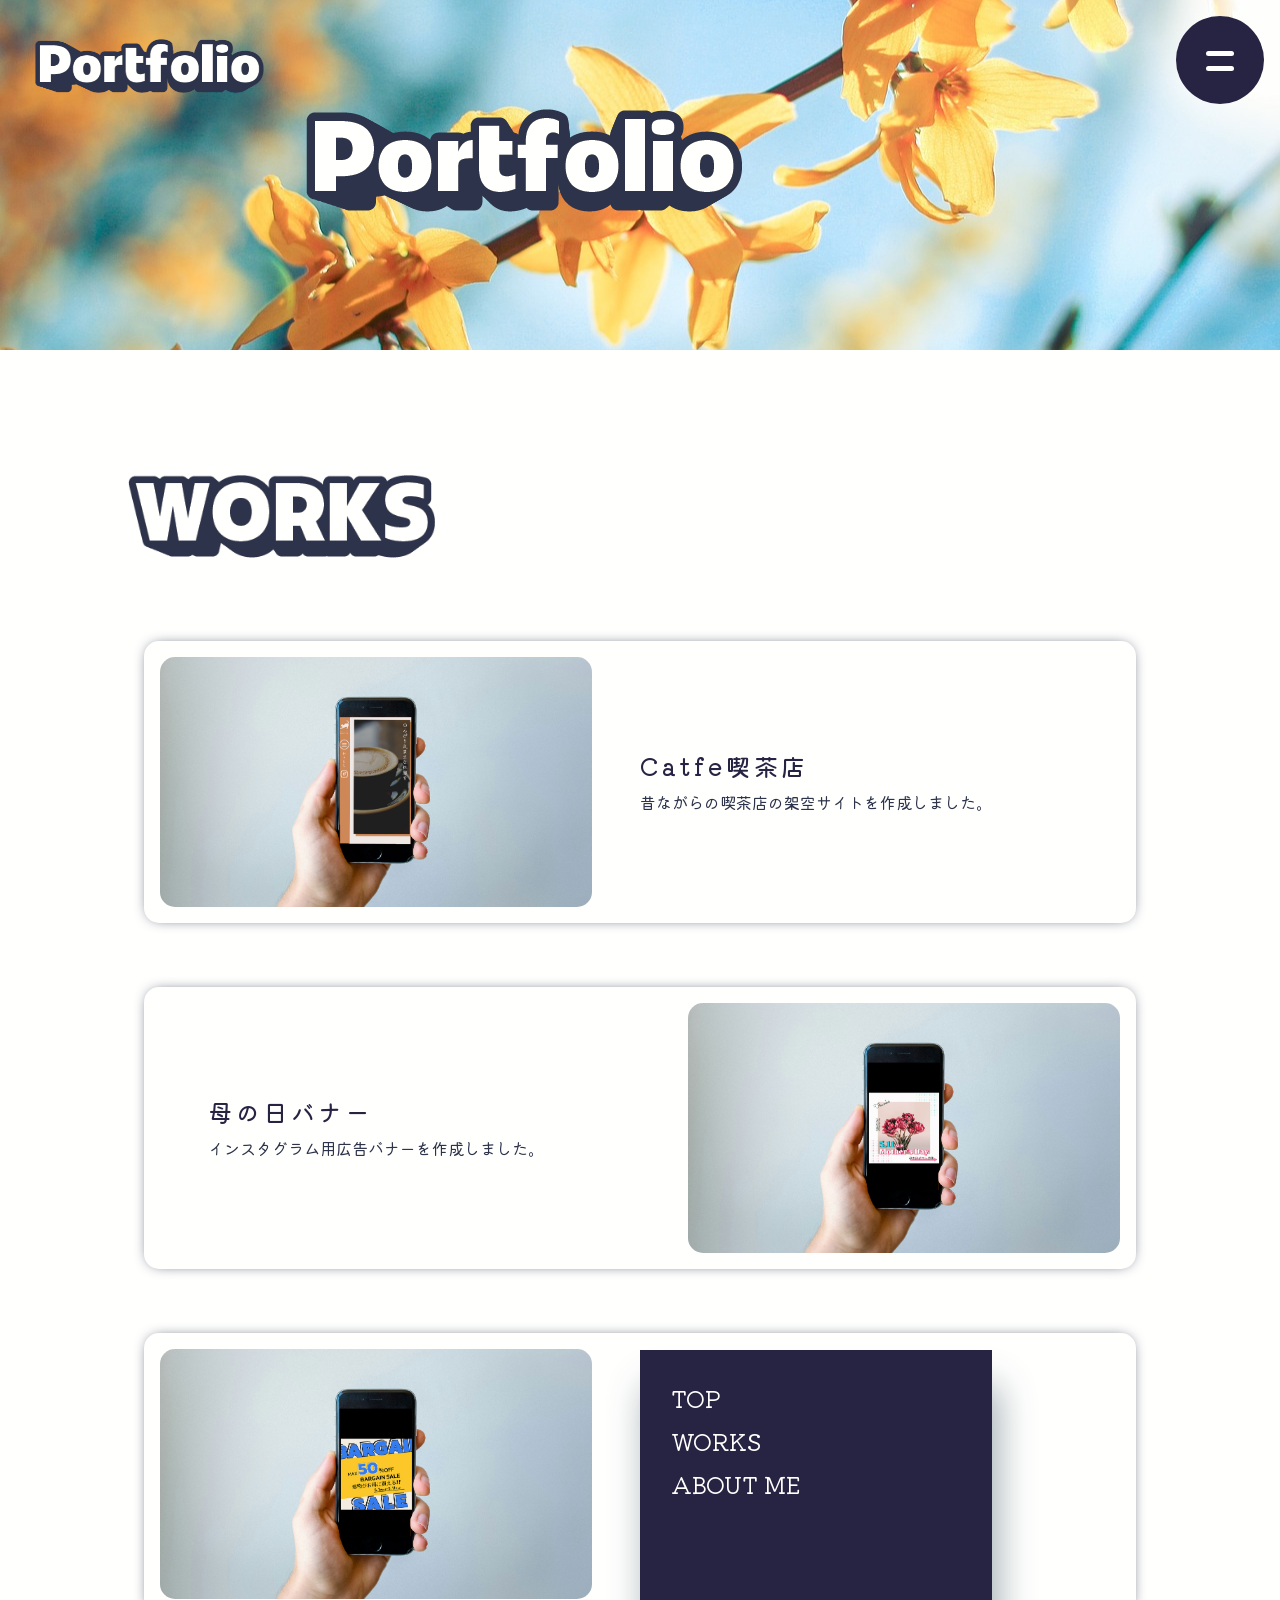
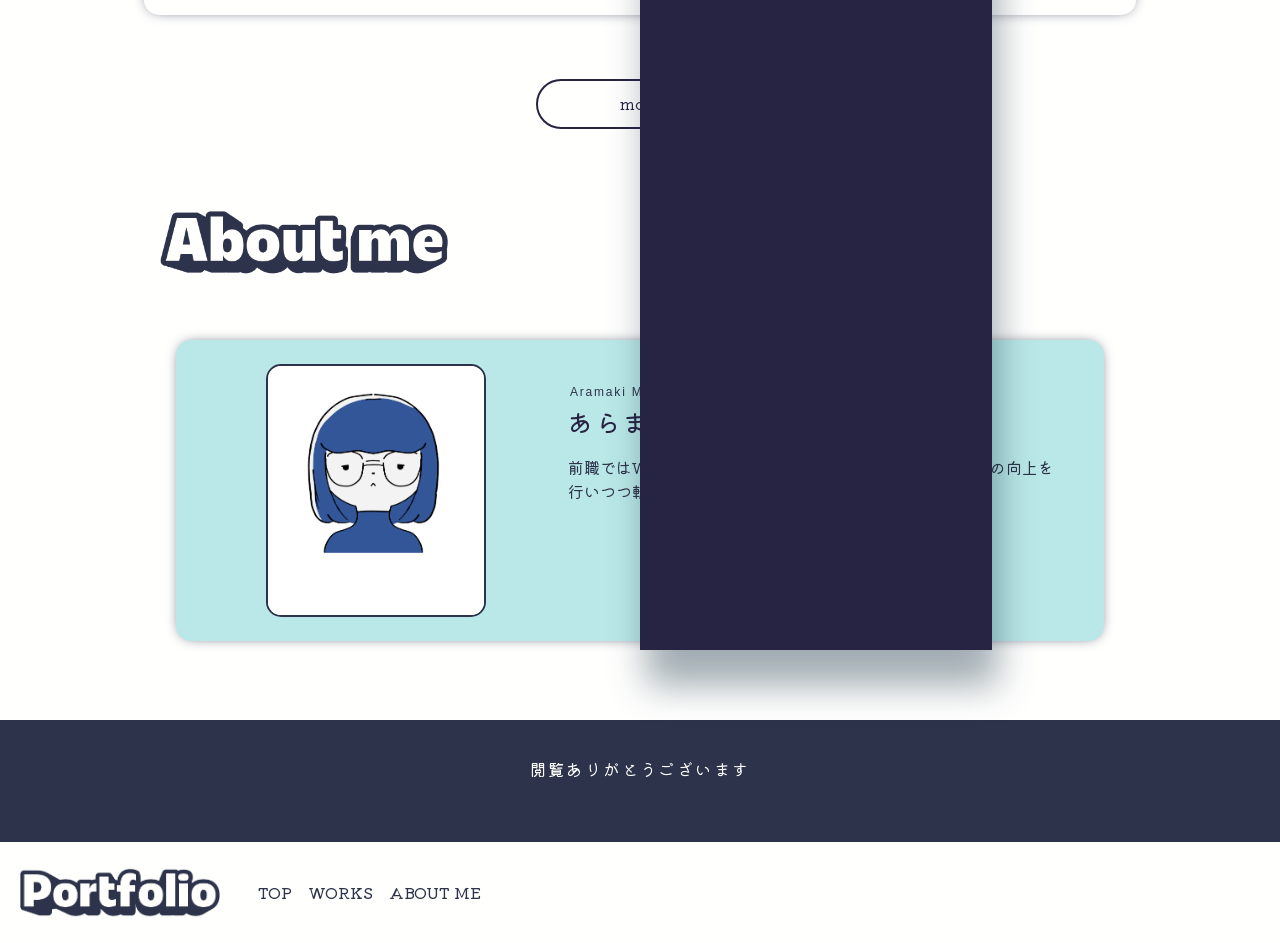
<file: index.html>
<!DOCTYPE html>
<html lang="ja">
<head>
	<meta charset="utf-8">
	<meta name="viewport" content="width=device-width, initial-scale=1">
	<title>Portfolio</title>
	<link rel="preconnect" href="https://fonts.googleapis.com">
	<link rel="preconnect" href="https://fonts.gstatic.com" crossorigin>
	<link rel="preconnect" href="https://fonts.gstatic.com" crossorigin>
	<link href="https://fonts.googleapis.com/css2?family=Kiwi+Maru&family=Kosugi&family=Kosugi+Maru&family=Zen+Maru+Gothic&display=swap" rel="stylesheet">
	<link href="https://fonts.googleapis.com/css2?family=Kiwi+Maru&family=Kosugi&family=Kosugi+Maru&family=Lilita+One&family=Zen+Maru+Gothic&display=swap" rel="stylesheet">
	<link rel="stylesheet" href="https://cdnjs.cloudflare.com/ajax/libs/font-awesome/6.0.0-beta3/css/all.min.css" integrity="sha512-..." crossorigin="anonymous" />
	<link rel="stylesheet" type="text/css" href="css/style.css">
	<link rel="stylesheet" type="text/css" href="css/common.css">
</head>

<body>
	<header class="header">
		<h2 class="header_logo">
			<a href="index.html">
				<img src="img/logo.png" alt="logo">
			</a>
		</h2>
		<div class="menu_button">
            <div class="menu_circle"></div>
            <div class="hamb animation" id="hamb">
                <span class="line_menu animation"></span>
                <span class="line_menu animation"></span>
            </div>
        </div>
        <nav class="nav">
            <div class="nav_box">
            	<ul>
	            	<li><a href="index.html">TOP</a></li>
	            	<li><a href="works.html">WORKS</a></li>
	            	<li><a href="about.html">ABOUT ME</a></li>
            	</ul>
            </div>
           </nav>
	</header>

	<main>
		<div class="mv">
			<div class="section_mv">
				<h2 class="mv_logo">
					<img src="img/logo.png" alt="mv_logo">
				</h2>
			</div>
		</div>

		<div class="top-wrapper">
			<section class="works">
				<h2 class="works_title"><img src="img/works.png"></h2>
				<div class="works_contbox">
					<a href="works_hp_cafe.html" class="works_item">
						<div class="works_img">
							<img src="img/works/hp/catfe_img.jpg">
						</div>
						<div class="works_text">
							<h3>Catfe喫茶店</h3>
							<p class="btn_text">昔ながらの喫茶店の架空サイトを作成しました。</p>
						</div>
					</a>
					<a href="works_bunner_hahanohi.html" class="works_item">
						<div class="works_img">
							<img src="img/works/banner/hahanohi_mihon.jpg">
						</div>
						<div class="works_text">
							<h3>母の日バナー</h3>
							<p class="btn_text">インスタグラム用広告バナーを作成しました。</p>
						</div>
					</a>
					<a href="works_bunner_spring.html" class="works_item">
						<div class="works_img">
							<img src="img/works/banner/spring_bargain_mihon.jpg">
						</div>
						<div class="works_text">
							<h3>洋服店セールバナー</h3>
							<p class="btn_text">インスタグラム用広告バナーを作成しました。
							</p>
						</div>
					</a>
					<a href="works.html" class="more_btn">more</a>
				</div>
			</section>

			<section class="about">
				<h2 class="about_title"><img src="img/about_me.png"></h2>
				<div class="about_contbox">
					<div class="about_img">
						<img src="img/nigaoe.jpg">
					</div>
					<div class="about_text">
						<span class="h1_span">Aramaki Mika</span>
						<h1>あらまき みか</h1>
						<p>前職ではWEBコーダーをしていました。現在は知識、技術の向上を行いつつ転職活動を行っています。</p>
						<a href="about.html" class="more_btn">more</a>
					</div>
				</div>
			</section>
		</div>

	</main>

	<footer class="footer">
		<div id="contact" class="footer_contact">
			<div class="contact_wrapper">
				<h3>閲覧ありがとうございます</h3>
			</div>
		</div>

		<div class="footer_nav">
			<div class="footer_logo">
				<a href="index.html"><img src="img/logo.png" alt="logo"></a>
			</div>
			<ul class="footer_menu">
				<li class="nav_item_footer">
					<a href="index.html">TOP</a>
				</li>
				<li class="nav_item_footer">
					<a href="works.html">WORKS</a>
				</li>
				<li class="nav_item_footer">
					<a href="about.html">ABOUT ME</a>
				</li>
			</ul>
		</div>
	</footer>

	<script src="https://code.jquery.com/jquery-3.6.0.min.js"></script>
	<script src="js/main.js"></script>
</body>

</html>
</file>
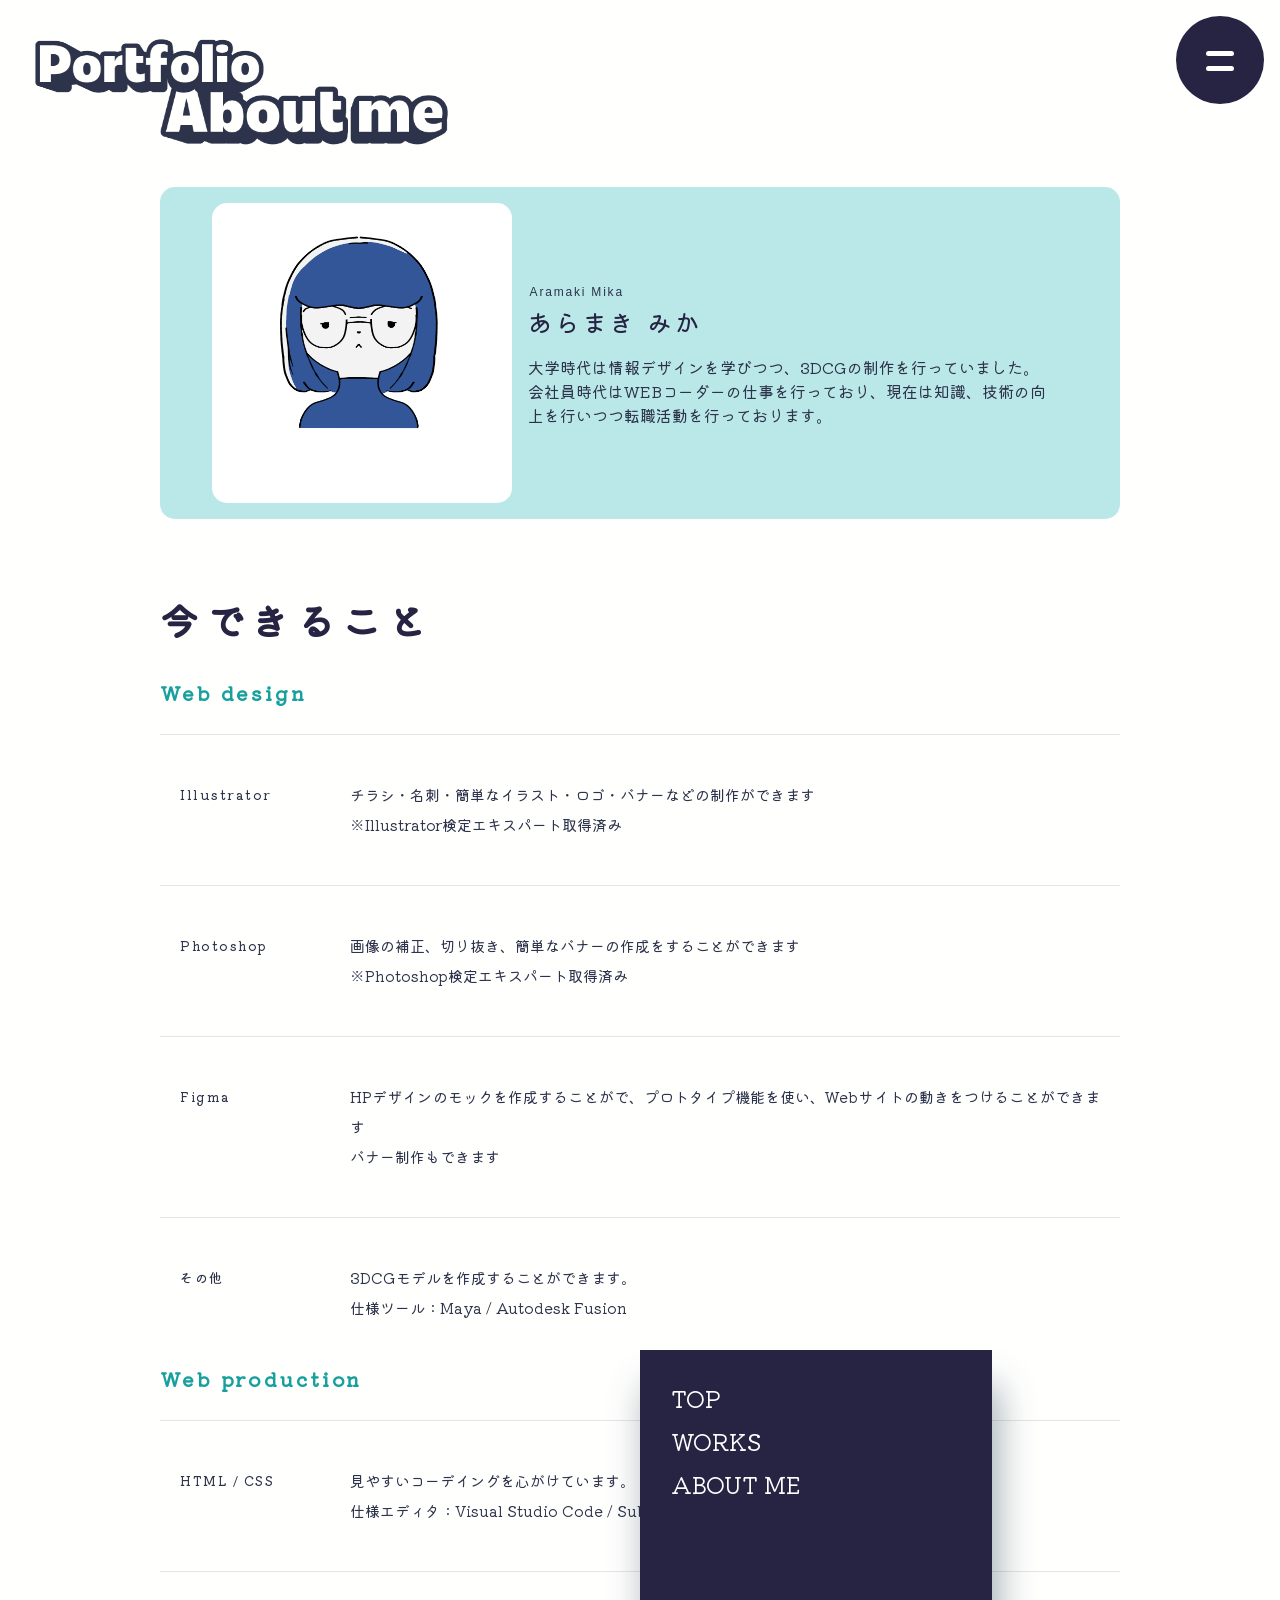
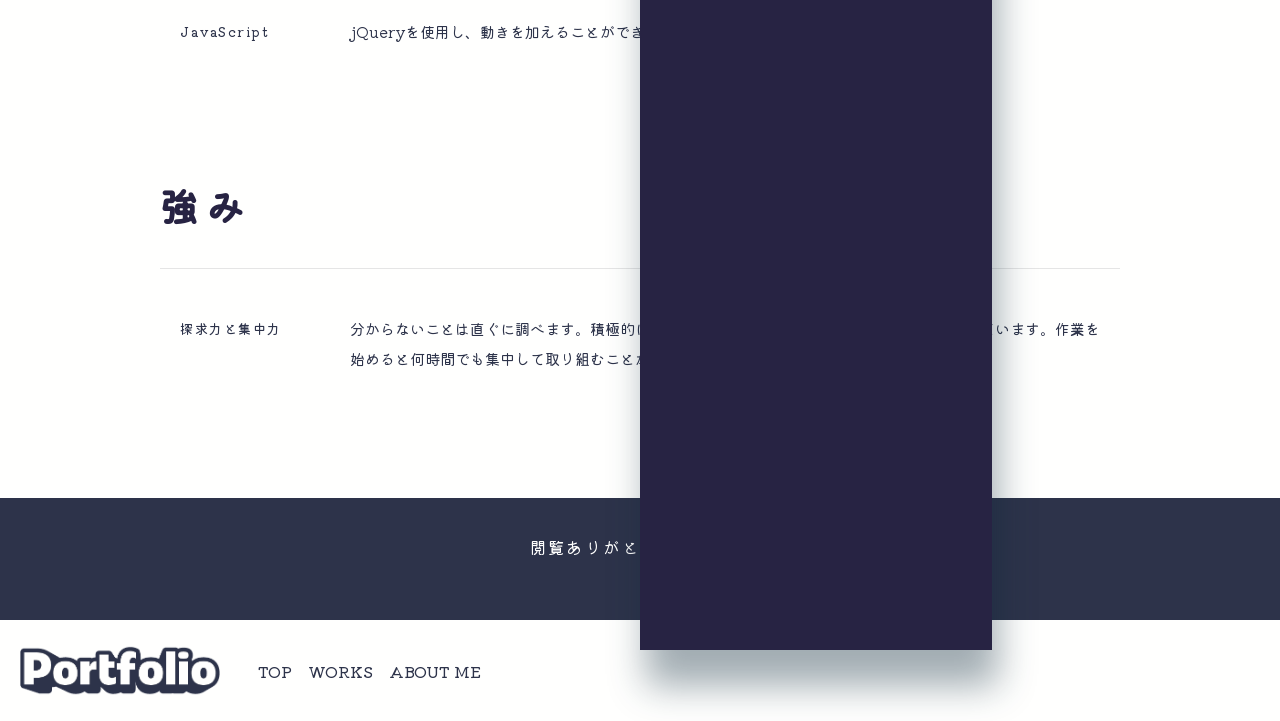
<file: about.html>
<!DOCTYPE html>
<html lang="ja">
<head>
	<meta charset="utf-8">
	<meta name="viewport" content="width=device-width, initial-scale=1">
	<title>Portfolio</title>
	<link rel="preconnect" href="https://fonts.googleapis.com">
	<link rel="preconnect" href="https://fonts.gstatic.com" crossorigin>
	<link href="https://fonts.googleapis.com/css2?family=Kiwi+Maru&family=Kosugi&family=Kosugi+Maru&family=Zen+Maru+Gothic&display=swap" rel="stylesheet">
	<link rel="preconnect" href="https://fonts.gstatic.com" crossorigin>
	<link href="https://fonts.googleapis.com/css2?family=Kiwi+Maru&family=Kosugi&family=Kosugi+Maru&family=Lilita+One&family=Zen+Maru+Gothic&display=swap" rel="stylesheet">
	<link rel="stylesheet" href="https://cdnjs.cloudflare.com/ajax/libs/font-awesome/6.0.0-beta3/css/all.min.css" integrity="sha512-..." crossorigin="anonymous" />
	<link rel="stylesheet" type="text/css" href="css/style.css">
	<link rel="stylesheet" type="text/css" href="css/common.css">
</head>

<body>
	<header class="header">
		<h2 class="header_logo">
			<a href="index.html">
				<img src="img/logo.png" alt="logo">
			</a>
		</h2>
		<div class="menu_button">
            <div class="menu_circle"></div>
            <div class="hamb animation" id="hamb">
                <span class="line_menu animation"></span>
                <span class="line_menu animation"></span>
            </div>
        </div>
        <nav class="nav">
            <div class="nav_box">
            	<ul>
	            	<li><a href="index.html">TOP</a></li>
	            	<li><a href="works.html">WORKS</a></li>
	            	<li><a href="about.html">ABOUT ME</a></li>
            	</ul>
            </div>
           </nav>
	</header>

	<main>
		<div class="top-wrapper">
			<section class="about">
				<h2 class="about_title"><img src="img/about_me.png"></h2>
				<div class="sub_about_contbox">
					<div class="sub_about_img">
						<img src="img/nigaoe.jpg">
					</div>
					<div class="about_text">
						<span class="h1_span">Aramaki Mika</span>
						<h1>あらまき みか</h1>
						<p>大学時代は情報デザインを学びつつ、3DCGの制作を行っていました。</p>
						<p>会社員時代はWEBコーダーの仕事を行っており、現在は知識、技術の向上を行いつつ転職活動を行っております。</p>
					</div>
				</div>

				<section class="skill">
					<h2>今できること</h2>
					<div class="skill_text fadeIn">
						<h3>Web design</h3>
					</div>
					<div class="skill_list">
						<ul>
							<li class="skill_list_item fadeIn">
								<h3>Illustrator</h3>
								<p>チラシ・名刺・簡単なイラスト・ロゴ・バナーなどの制作ができます<br>※Illustrator検定エキスパート取得済み</p>
							</li>
							<li class="skill_list_item fadeIn">
								<h3>Photoshop</h3>
								<p>画像の補正、切り抜き、簡単なバナーの作成をすることができます<br>※Photoshop検定エキスパート取得済み</p>
							</li>
							<li class="skill_list_item fadeIn">
								<h3>Figma</h3>
								<p>HPデザインのモックを作成することがで、プロトタイプ機能を使い、Webサイトの動きをつけることができます<br>バナー制作もできます</p>
							</li>
							<li class="skill_list_item fadeIn">
							<h3>その他</h3>
							<p>3DCGモデルを作成することができます。<br>仕様ツール：Maya / Autodesk Fusion</p>
						</li>
						</ul>
					</div>
					<div class="skill_text fadeIn">
						<h3>Web production</h3>
					</div>
					<ul>
						<li class="skill_list_item fadeIn">
							<h3>HTML / CSS</h3>
							<p>見やすいコーデイングを心がけています。<br>仕様エディタ：Visual Studio Code / Sublime Text</p>
						</li>
						<li class="skill_list_item fadeIn">
							<h3>JavaScript</h3>
							<p>jQueryを使用し、動きを加えることができます</p>
						</li>
					</ul>
				</section>

				<section class="strengths">
					<h2>強み</h2>
					<div class="strengths_list fadeIn">
						<ul>
							<li class="strengths_list_item fadeIn">
								<h3>探求力と集中力</h3>
								<p>分からないことは直ぐに調べます。積極的に分からないことを調べ、活用しスキルアップをしています。作業を始めると何時間でも集中して取り組むことができます。</p>
							</li>
						</ul>
					</div>
				</section>

			</section>
		</div>
	</main>

	<footer class="footer">
		<div id="contact" class="footer_contact">
			<div class="contact_wrapper">
				<h3>閲覧ありがとうございます</h3>
			</div>
		</div>

		<div class="footer_nav">
			<div class="footer_logo">
				<a href="index.html"><img src="img/logo.png" alt="logo"></a>
			</div>
			<ul class="footer_menu">
				<li class="nav_item_footer">
					<a href="index.html">TOP</a>
				</li>
				<li class="nav_item_footer">
					<a href="works.html">WORKS</a>
				</li>
				<li class="nav_item_footer">
					<a href="about.html">ABOUT ME</a>
				</li>
			</ul>
		</div>
	</footer>

	<script src="https://code.jquery.com/jquery-3.6.0.min.js"></script>
	<script src="js/main.js"></script>
</body>

</html>
</file>
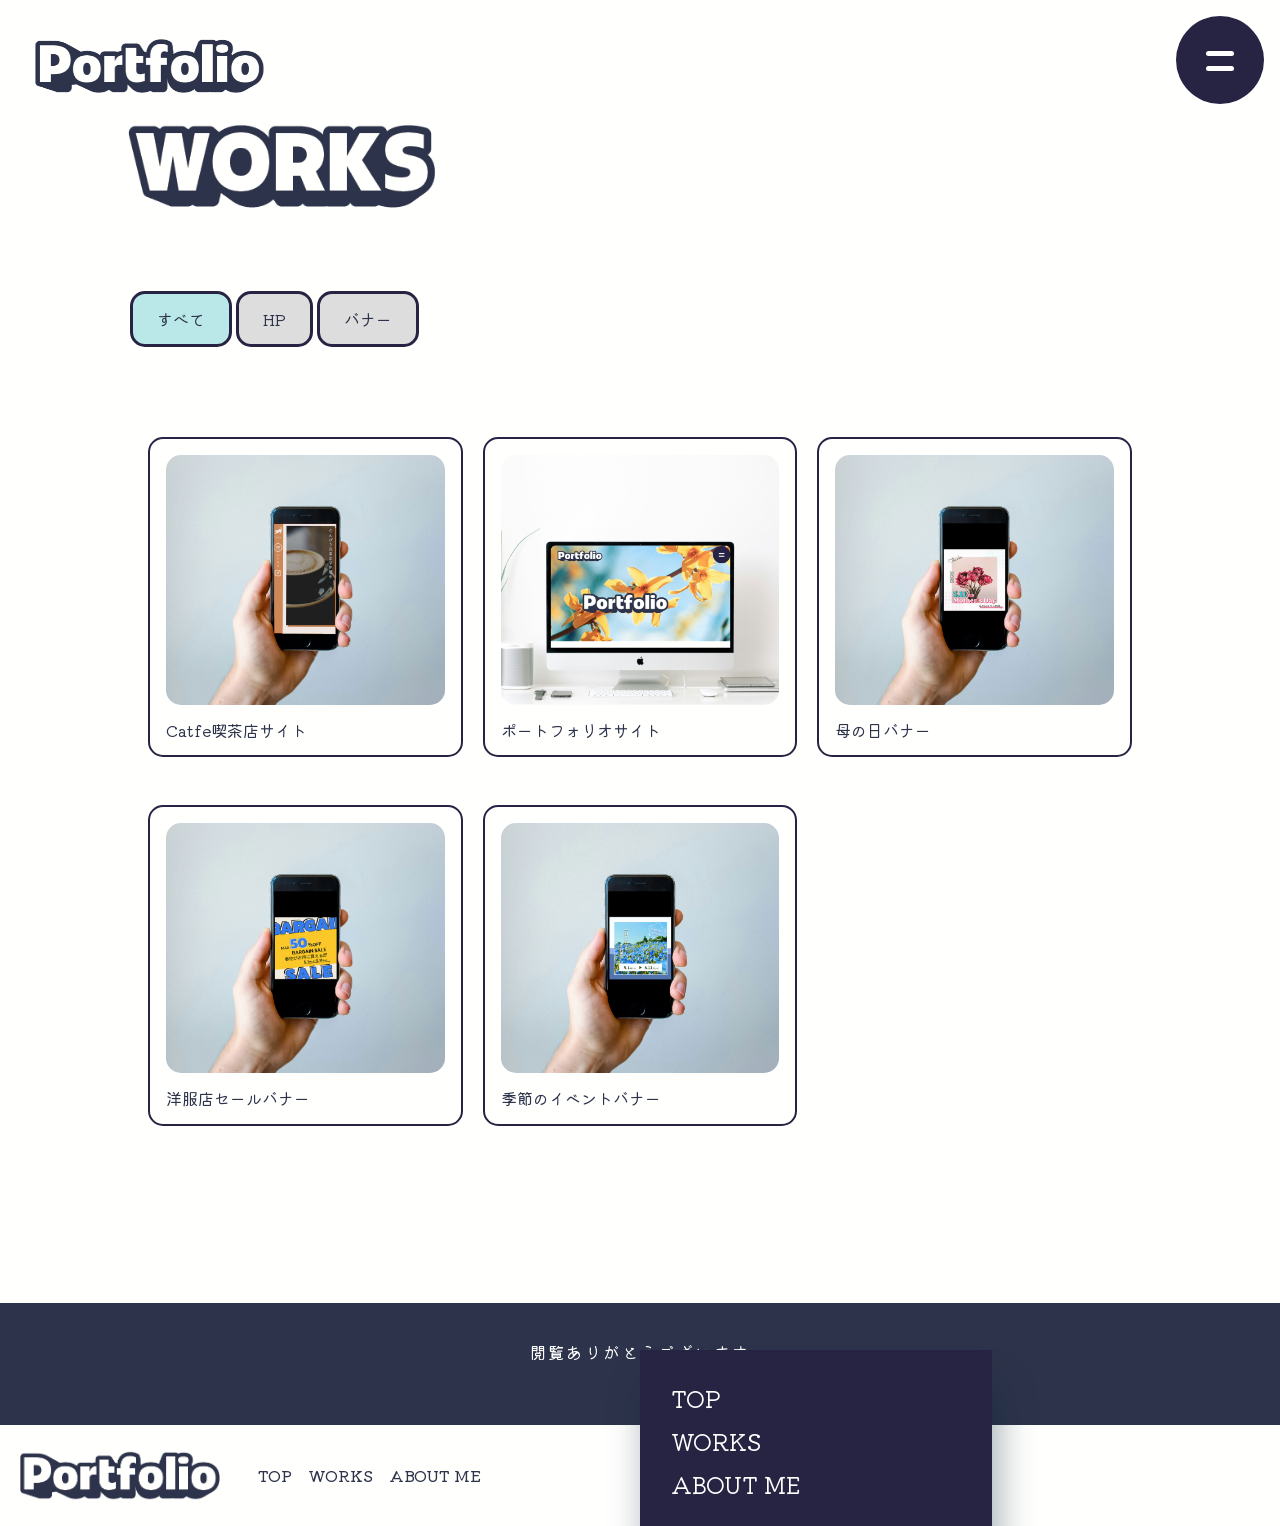
<file: works.html>
<!DOCTYPE html>
<html lang="ja">
<head>
	<meta charset="utf-8">
	<meta name="viewport" content="width=device-width, initial-scale=1">
	<title>Portfolio</title>
	<link rel="preconnect" href="https://fonts.googleapis.com">
	<link rel="preconnect" href="https://fonts.gstatic.com" crossorigin>
	<link href="https://fonts.googleapis.com/css2?family=Kiwi+Maru&family=Kosugi&family=Kosugi+Maru&family=Zen+Maru+Gothic&display=swap" rel="stylesheet">
	<link rel="preconnect" href="https://fonts.gstatic.com" crossorigin>
	<link href="https://fonts.googleapis.com/css2?family=Kiwi+Maru&family=Kosugi&family=Kosugi+Maru&family=Lilita+One&family=Zen+Maru+Gothic&display=swap" rel="stylesheet">
	<link rel="stylesheet" href="https://cdnjs.cloudflare.com/ajax/libs/font-awesome/6.0.0-beta3/css/all.min.css" integrity="sha512-..." crossorigin="anonymous" />
	<link rel="stylesheet" type="text/css" href="css/style.css">
	<link rel="stylesheet" type="text/css" href="css/common.css">
</head>

<body>
	<header class="header">
		<h2 class="header_logo">
			<a href="index.html">
				<img src="img/logo.png" alt="logo">
			</a>
		</h2>
		<div class="menu_button">
            <div class="menu_circle"></div>
            <div class="hamb animation" id="hamb">
                <span class="line_menu animation"></span>
                <span class="line_menu animation"></span>
            </div>
        </div>
        <nav class="nav">
            <div class="nav_box">
            	<ul>
	            	<li><a href="index.html">TOP</a></li>
	            	<li><a href="works.html">WORKS</a></li>
	            	<li><a href="about.html">ABOUT ME</a></li>
            	</ul>
            </div>
           </nav>
	</header>

	<main>
		<div class="top-wrapper">
			<section class="works">
				<h2 class="works_title"><img src="img/works.png"></h2>
					<ul class="tab">
						<li><a href="#all">すべて</a></li>
						<li><a href="#hp">HP</a></li>
						<li><a href="#banner">バナー</a></li>
					</ul>

					<div id="all" class="area">
						<a href="works_hp_cafe.html" class="works_list">
							<div clasS="works_list_img">
								<img src="img/works/hp/catfe_img.jpg">
							</div>
							<div class="works_list_text">
								<p>Catfe喫茶店サイト</p>
							</div>
						</a>
						<a href="works_hp_portfolio.html" class="works_list">
							<div clasS="works_list_img">
								<img src="img/works/hp/portfolio_img.jpg">
							</div>
							<div class="works_list_text">
								<p>ポートフォリオサイト</p>
							</div>
						</a>
						<a href="works_bunner_hahanohi.html" class="works_list">
							<div clasS="works_list_img">
								<img src="img/works/banner/hahanohi_mihon.jpg">
							</div>
							<div class="works_list_text">
								<p>母の日バナー</p>
							</div>
						</a>
						<a href="works_bunner_spring.html" class="works_list">
							<div clasS="works_list_img">
								<img src="img/works/banner/spring_bargain_mihon.jpg">
							</div>
							<div class="works_list_text">
								<p>洋服店セールバナー</p>
							</div>
						</a>
						<a href="works_bunner_nemophila.html" class="works_list">
							<div clasS="works_list_img">
								<img src="img/works/banner/nemophila_mihon.jpg">
							</div>
							<div class="works_list_text">
								<p>季節のイベントバナー</p>
							</div>
						</a>
					</div>

					<div id="hp" class="area">
						<a href="works_hp_cafe.html" class="works_list">
							<div clasS="works_list_img">
								<img src="img/works/hp/catfe_img.jpg">
							</div>
							<div class="works_list_text">
								<p>Catfe喫茶店サイト</p>
							</div>
						</a>
						<a href="works_hp_portfolio.html" class="works_list">
							<div clasS="works_list_img">
								<img src="img/works/hp/portfolio_img.jpg">
							</div>
							<div class="works_list_text">
								<p>ポートフォリオサイト</p>
							</div>
						</a>
					</div>

					<div id="banner" class="area">
						<a href="works_bunner_hahanohi.html" class="works_list">
							<div clasS="works_list_img">
								<img src="img/works/banner/hahanohi_mihon.jpg">
							</div>
							<div class="works_list_text">
								<p>母の日バナー</p>
							</div>
						</a>
						<a href="works_bunner_spring.html" class="works_list">
							<div clasS="works_list_img">
								<img src="img/works/banner/spring_bargain_mihon.jpg">
							</div>
							<div class="works_list_text">
								<p>洋服店セールバナー</p>
							</div>
						</a>
						<a href="works_bunner_nemophila.html" class="works_list">
							<div clasS="works_list_img">
								<img src="img/works/banner/nemophila_mihon.jpg">
							</div>
							<div class="works_list_text">
								<p>季節のイベントバナー</p>
							</div>
						</a>
					</div>

			</section>
		</div>
	</main>

	<footer class="footer">
		<div id="contact" class="footer_contact">
			<div class="contact_wrapper">
				<h3>閲覧ありがとうございます</h3>
			</div>
		</div>

		<div class="footer_nav">
			<div class="footer_logo">
				<a href="index.html"><img src="img/logo.png" alt="logo"></a>
			</div>
			<ul class="footer_menu">
				<li class="nav_item_footer">
					<a href="index.html">TOP</a>
				</li>
				<li class="nav_item_footer">
					<a href="works.html">WORKS</a>
				</li>
				<li class="nav_item_footer">
					<a href="about.html">ABOUT ME</a>
				</li>
			</ul>
		</div>
	</footer>

	<script src="https://code.jquery.com/jquery-3.6.0.min.js"></script>
	<script src="js/main.js"></script>
</body>

</html>
</file>
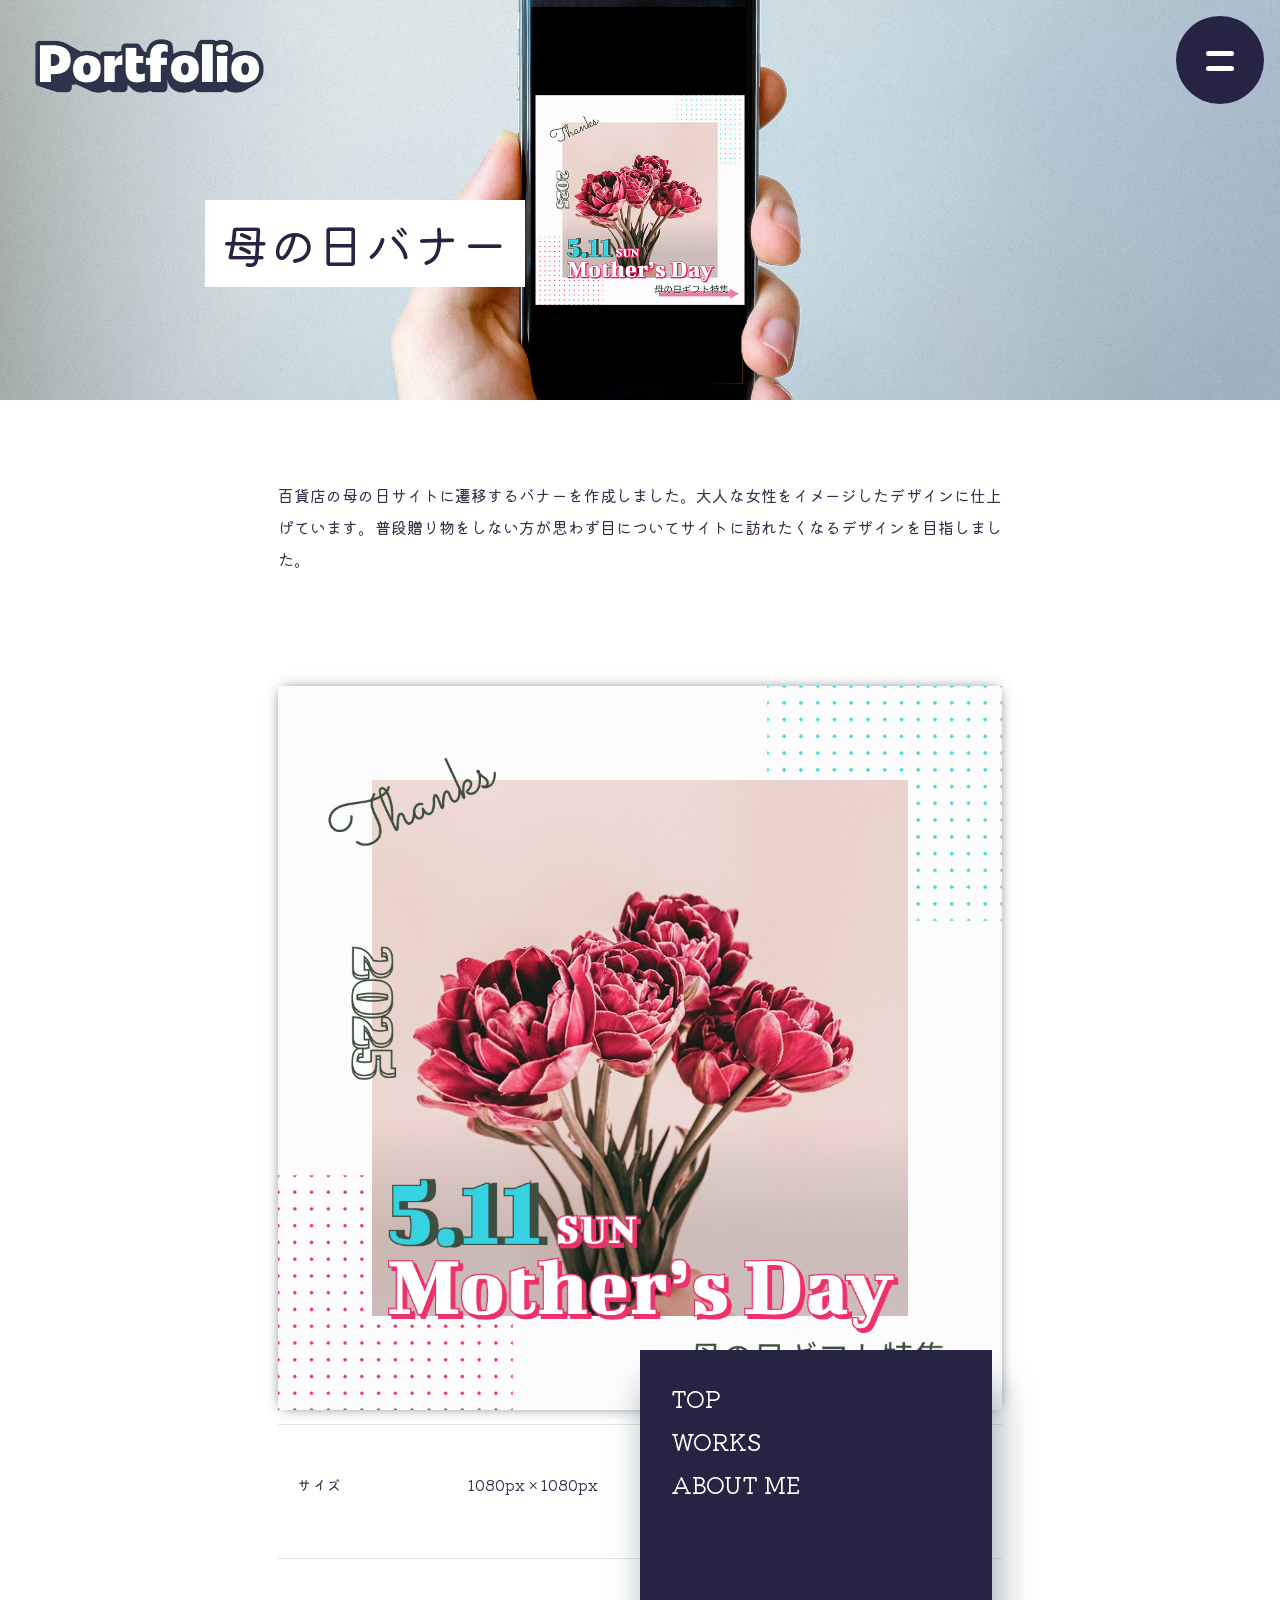
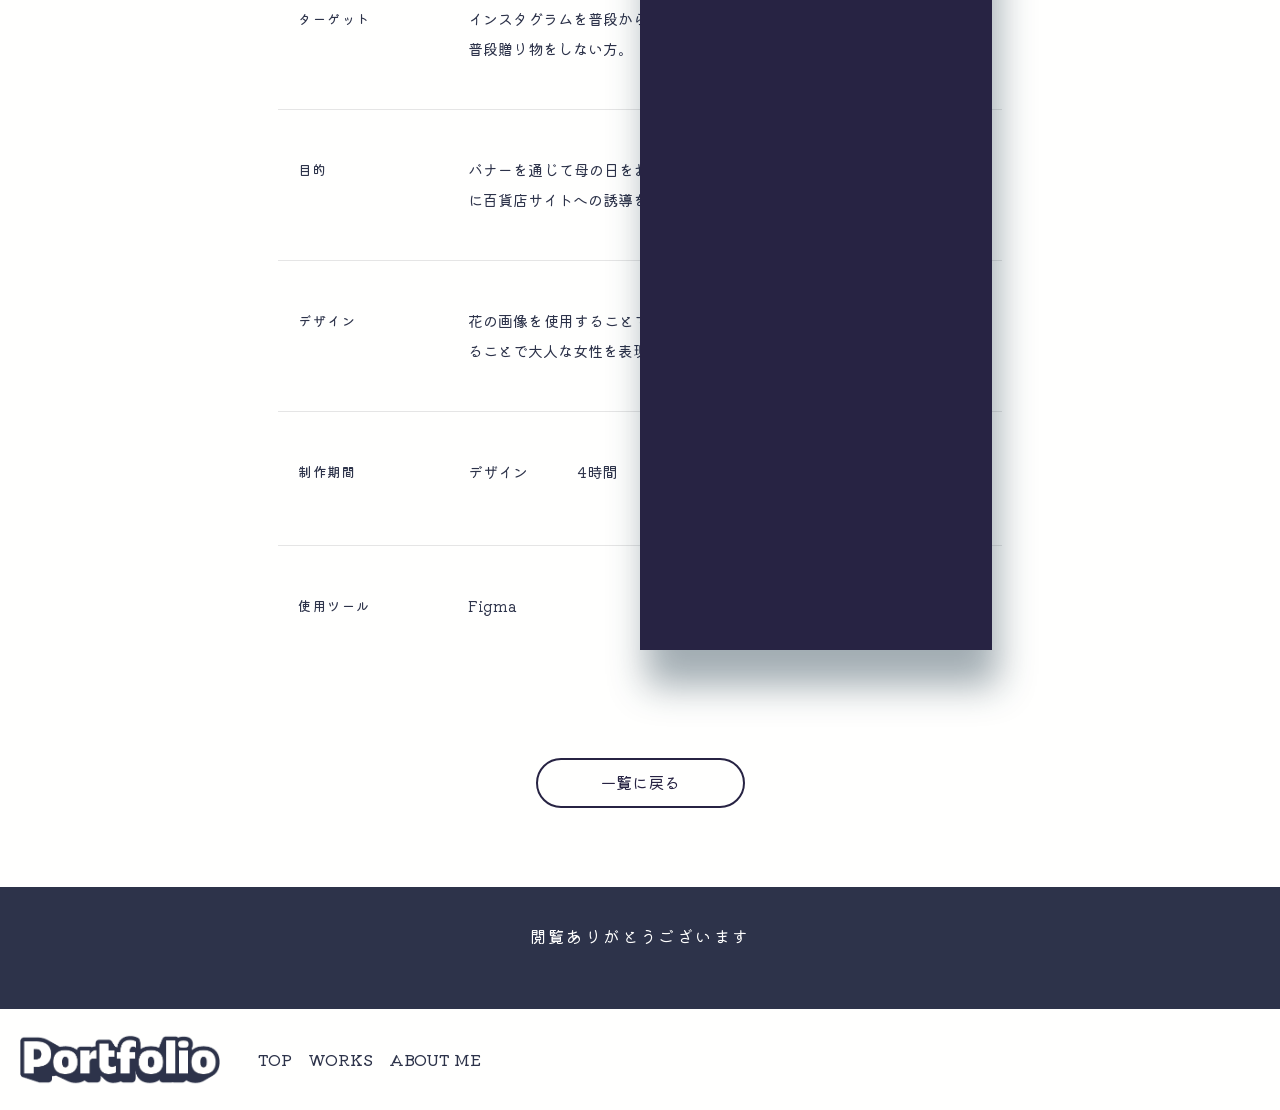
<file: works_bunner_hahanohi.html>
<!DOCTYPE html>
<html lang="ja">
<head>
	<meta charset="utf-8">
	<meta name="viewport" content="width=device-width, initial-scale=1">
	<title>Portfolio</title>
	<link rel="preconnect" href="https://fonts.googleapis.com">
	<link rel="preconnect" href="https://fonts.gstatic.com" crossorigin>
	<link href="https://fonts.googleapis.com/css2?family=Kiwi+Maru&family=Kosugi&family=Kosugi+Maru&family=Zen+Maru+Gothic&display=swap" rel="stylesheet">
	<link rel="preconnect" href="https://fonts.gstatic.com" crossorigin>
	<link href="https://fonts.googleapis.com/css2?family=Kiwi+Maru&family=Kosugi&family=Kosugi+Maru&family=Lilita+One&family=Zen+Maru+Gothic&display=swap" rel="stylesheet">
	<link rel="stylesheet" href="https://cdnjs.cloudflare.com/ajax/libs/font-awesome/6.0.0-beta3/css/all.min.css" integrity="sha512-..." crossorigin="anonymous" />
	<link rel="stylesheet" type="text/css" href="css/style.css">
	<link rel="stylesheet" type="text/css" href="css/common.css">
</head>

<body>
	<header class="header">
		<h2 class="header_logo">
			<a href="index.html">
				<img src="img/logo.png" alt="logo">
			</a>
		</h2>
		<div class="menu_button">
            <div class="menu_circle"></div>
            <div class="hamb animation" id="hamb">
                <span class="line_menu animation"></span>
                <span class="line_menu animation"></span>
            </div>
        </div>
        <nav class="nav">
            <div class="nav_box">
            	<ul>
	            	<li><a href="index.html">TOP</a></li>
	            	<li><a href="works.html">WORKS</a></li>
	            	<li><a href="about.html">ABOUT ME</a></li>
            	</ul>
            </div>
           </nav>
	</header>

	<main>
		<div clasS="sub_mv bunner_hahanohi">
			<div class="section_mv">
				<h2 class="sub_title">母の日バナー</h2>
			</div>
		</div>
		<div class="sub-wrapper">
			<section class="works_content">
				<div class="works_content_text">
					<p>百貨店の母の日サイトに遷移するバナーを作成しました。大人な女性をイメージしたデザインに仕上げています。普段贈り物をしない方が思わず目についてサイトに訪れたくなるデザインを目指しました。</p>
				</div>
                
				<section>
                    <div class="fullsize-pc-image__img_bunner fadeIn">
                        <img src="img/works/banner/hahanohi.jpg">
                    </div>
					<ul class="works_content_info">
                        <li class="works_content_item fadeIn">
							<h3>サイズ</h3>
							<p>1080px × 1080px</p>
						</li>
						<li class="works_content_item fadeIn">
							<h3>ターゲット</h3>
							<p>インスタグラムを普段から使用している人、20~40代女性。<br>普段贈り物をしない方。</p>
						</li>
						<li class="works_content_item fadeIn">
							<h3>目的</h3>
							<p>バナーを通じて母の日をお知らせしつつ、実際にプレゼントしてもらうために百貨店サイトへの誘導を行うこと。
                            </p>
						</li>
						<li class="works_content_item fadeIn">
							<h3>デザイン</h3>
							<p>花の画像を使用することで母の日を連想させ、少しくすみのある色合いにすることで大人な女性を表現しています。
                            </p>
						</li>
                        <li class="works_content_item fadeIn">
							<h3>制作期間</h3>
                            <div class="production_period">
                                <ul>
                                    <li><p>デザイン</p></li>
                                </ul>
                                <ul>
                                    <li><p>4時間</p></li>
                                </ul>
                            </div>
						</li>
                        <li class="works_content_item fadeIn">
							<h3>使用ツール</h3>
							<p>Figma</p>
						</li>
					</ul>
				</section>
				<a href="index.html" class="more_btn">一覧に戻る</a>
			</section>
		</div>
	</main>

	<footer class="footer">
		<div id="contact" class="footer_contact">
			<div class="contact_wrapper">
				<h3>閲覧ありがとうございます</h3>
			</div>
		</div>

		<div class="footer_nav">
			<div class="footer_logo">
				<a href="index.html"><img src="img/logo.png" alt="logo"></a>
			</div>
			<ul class="footer_menu">
				<li class="nav_item_footer">
					<a href="index.html">TOP</a>
				</li>
				<li class="nav_item_footer">
					<a href="works.html">WORKS</a>
				</li>
				<li class="nav_item_footer">
					<a href="about.html">ABOUT ME</a>
				</li>
			</ul>
		</div>
	</footer>

	<script src="https://code.jquery.com/jquery-3.6.0.min.js"></script>
	<script src="js/main.js"></script>
</body>

</html>
</file>
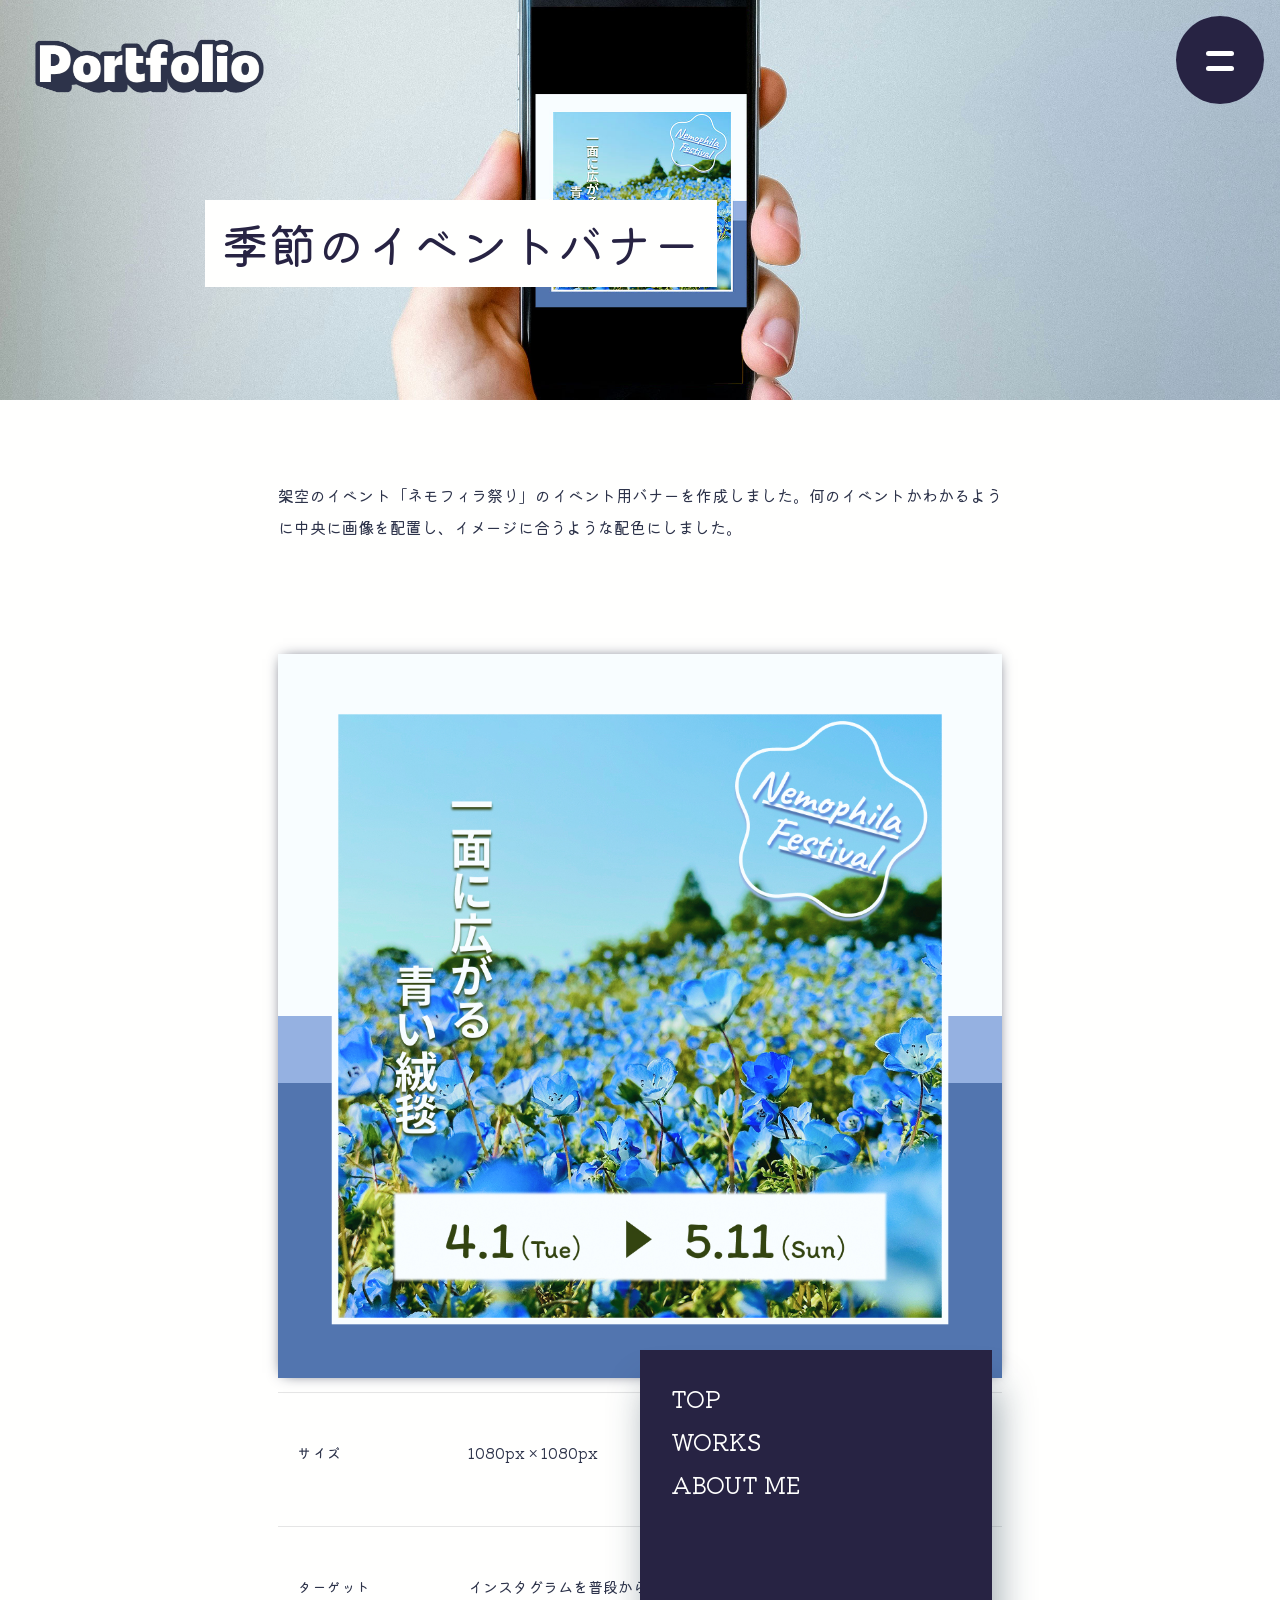
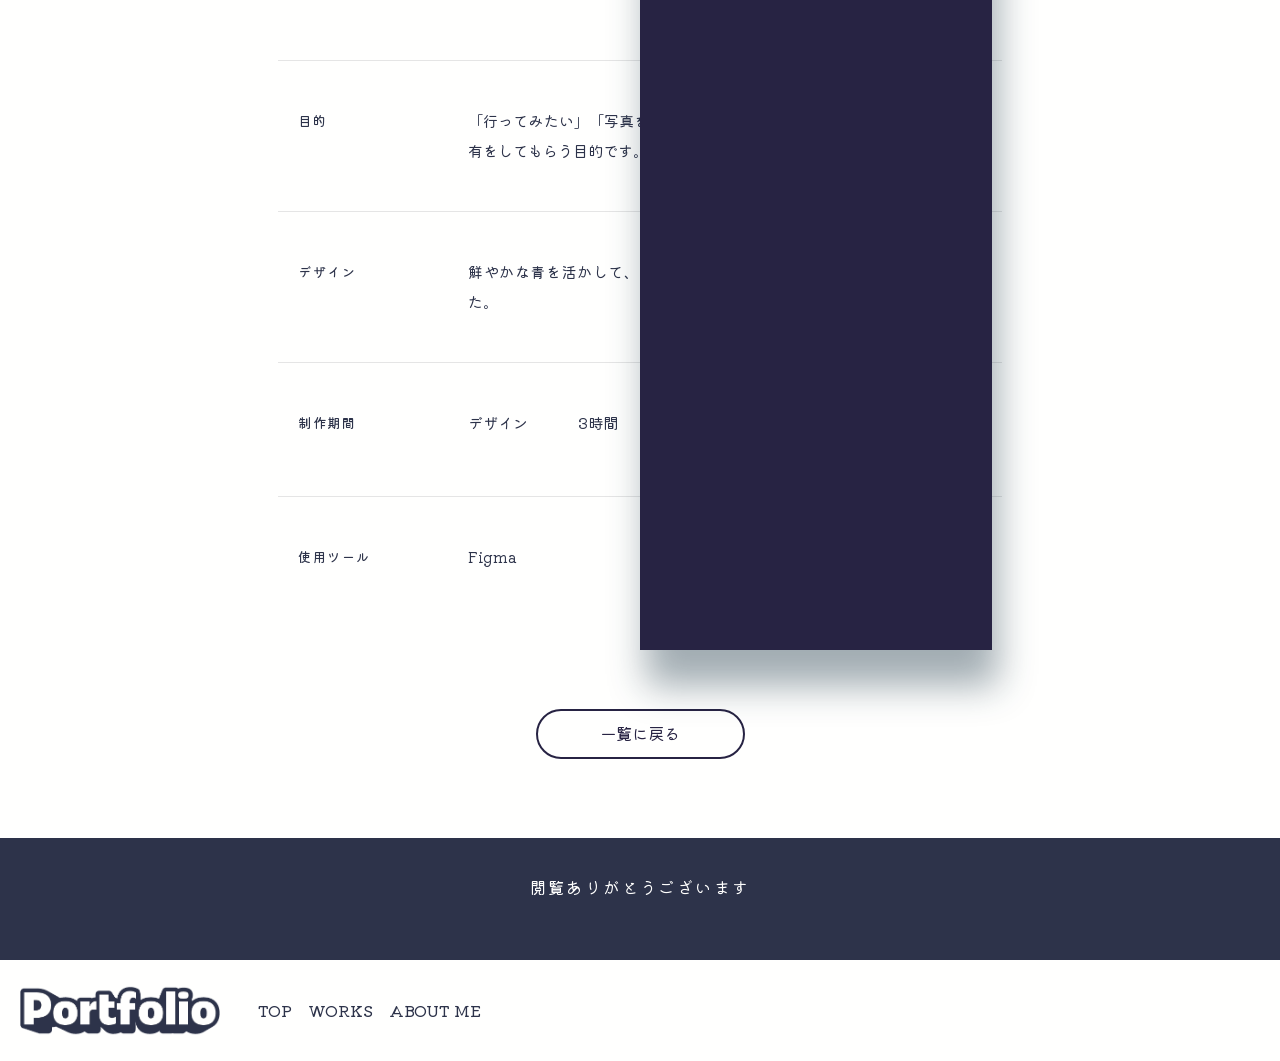
<file: works_bunner_nemophila.html>
<!DOCTYPE html>
<html lang="ja">
<head>
	<meta charset="utf-8">
	<meta name="viewport" content="width=device-width, initial-scale=1">
	<title>Portfolio</title>
	<link rel="preconnect" href="https://fonts.googleapis.com">
	<link rel="preconnect" href="https://fonts.gstatic.com" crossorigin>
	<link href="https://fonts.googleapis.com/css2?family=Kiwi+Maru&family=Kosugi&family=Kosugi+Maru&family=Zen+Maru+Gothic&display=swap" rel="stylesheet">
	<link rel="preconnect" href="https://fonts.gstatic.com" crossorigin>
	<link href="https://fonts.googleapis.com/css2?family=Kiwi+Maru&family=Kosugi&family=Kosugi+Maru&family=Lilita+One&family=Zen+Maru+Gothic&display=swap" rel="stylesheet">
	<link rel="stylesheet" href="https://cdnjs.cloudflare.com/ajax/libs/font-awesome/6.0.0-beta3/css/all.min.css" integrity="sha512-..." crossorigin="anonymous" />
	<link rel="stylesheet" type="text/css" href="css/style.css">
	<link rel="stylesheet" type="text/css" href="css/common.css">
</head>

<body>
	<header class="header">
		<h2 class="header_logo">
			<a href="index.html">
				<img src="img/logo.png" alt="logo">
			</a>
		</h2>
		<div class="menu_button">
            <div class="menu_circle"></div>
            <div class="hamb animation" id="hamb">
                <span class="line_menu animation"></span>
                <span class="line_menu animation"></span>
            </div>
        </div>
        <nav class="nav">
            <div class="nav_box">
            	<ul>
	            	<li><a href="index.html">TOP</a></li>
	            	<li><a href="works.html">WORKS</a></li>
	            	<li><a href="about.html">ABOUT ME</a></li>
            	</ul>
            </div>
           </nav>
	</header>

	<main>
		<div clasS="sub_mv bunner_nemophila">
			<div class="section_mv">
				<h2 class="sub_title">季節のイベントバナー</h2>
			</div>
		</div>
		<div class="sub-wrapper">
			<section class="works_content">
				<div class="works_content_text">
					<p>架空のイベント「ネモフィラ祭り」のイベント用バナーを作成しました。何のイベントかわかるように中央に画像を配置し、イメージに合うような配色にしました。</p>
				</div>
                
				<section>
                    <div class="fullsize-pc-image__img_bunner fadeIn">
                        <img src="img/works/banner/nemophila.jpg">
                    </div>
					<ul class="works_content_info">
                        <li class="works_content_item fadeIn">
							<h3>サイズ</h3>
							<p>1080px × 1080px</p>
						</li>
						<li class="works_content_item fadeIn">
							<h3>ターゲット</h3>
							<p>インスタグラムを普段から使用している人、10台後半~40代女性。親子。</p>
						</li>
						<li class="works_content_item fadeIn">
							<h3>目的</h3>
							<p>「行ってみたい」「写真を撮りたい」と思わせ、イベントへの関心を引き共有をしてもらう目的です。</p>
						</li>
						<li class="works_content_item fadeIn">
							<h3>デザイン</h3>
							<p>鮮やかな青を活かして、全体をまとめ目に留まりやすいデザインにしました。</p>
						</li>
                        <li class="works_content_item fadeIn">
							<h3>制作期間</h3>
                            <div class="production_period">
                                <ul>
                                    <li><p>デザイン</p></li>
                                </ul>
                                <ul>
                                    <li><p>3時間</p></li>
                                </ul>
                            </div>
						</li>
                        <li class="works_content_item fadeIn">
							<h3>使用ツール</h3>
							<p>Figma</p>
						</li>
					</ul>
				</section>
				<a href="index.html" class="more_btn">一覧に戻る</a>
			</section>
		</div>
	</main>

	<footer class="footer">
		<div id="contact" class="footer_contact">
			<div class="contact_wrapper">
				<h3>閲覧ありがとうございます</h3>
			</div>
		</div>

		<div class="footer_nav">
			<div class="footer_logo">
				<a href="index.html"><img src="img/logo.png" alt="logo"></a>
			</div>
			<ul class="footer_menu">
				<li class="nav_item_footer">
					<a href="index.html">TOP</a>
				</li>
				<li class="nav_item_footer">
					<a href="works.html">WORKS</a>
				</li>
				<li class="nav_item_footer">
					<a href="about.html">ABOUT ME</a>
				</li>
			</ul>
		</div>
	</footer>

	<script src="https://code.jquery.com/jquery-3.6.0.min.js"></script>
	<script src="js/main.js"></script>
</body>

</html>
</file>
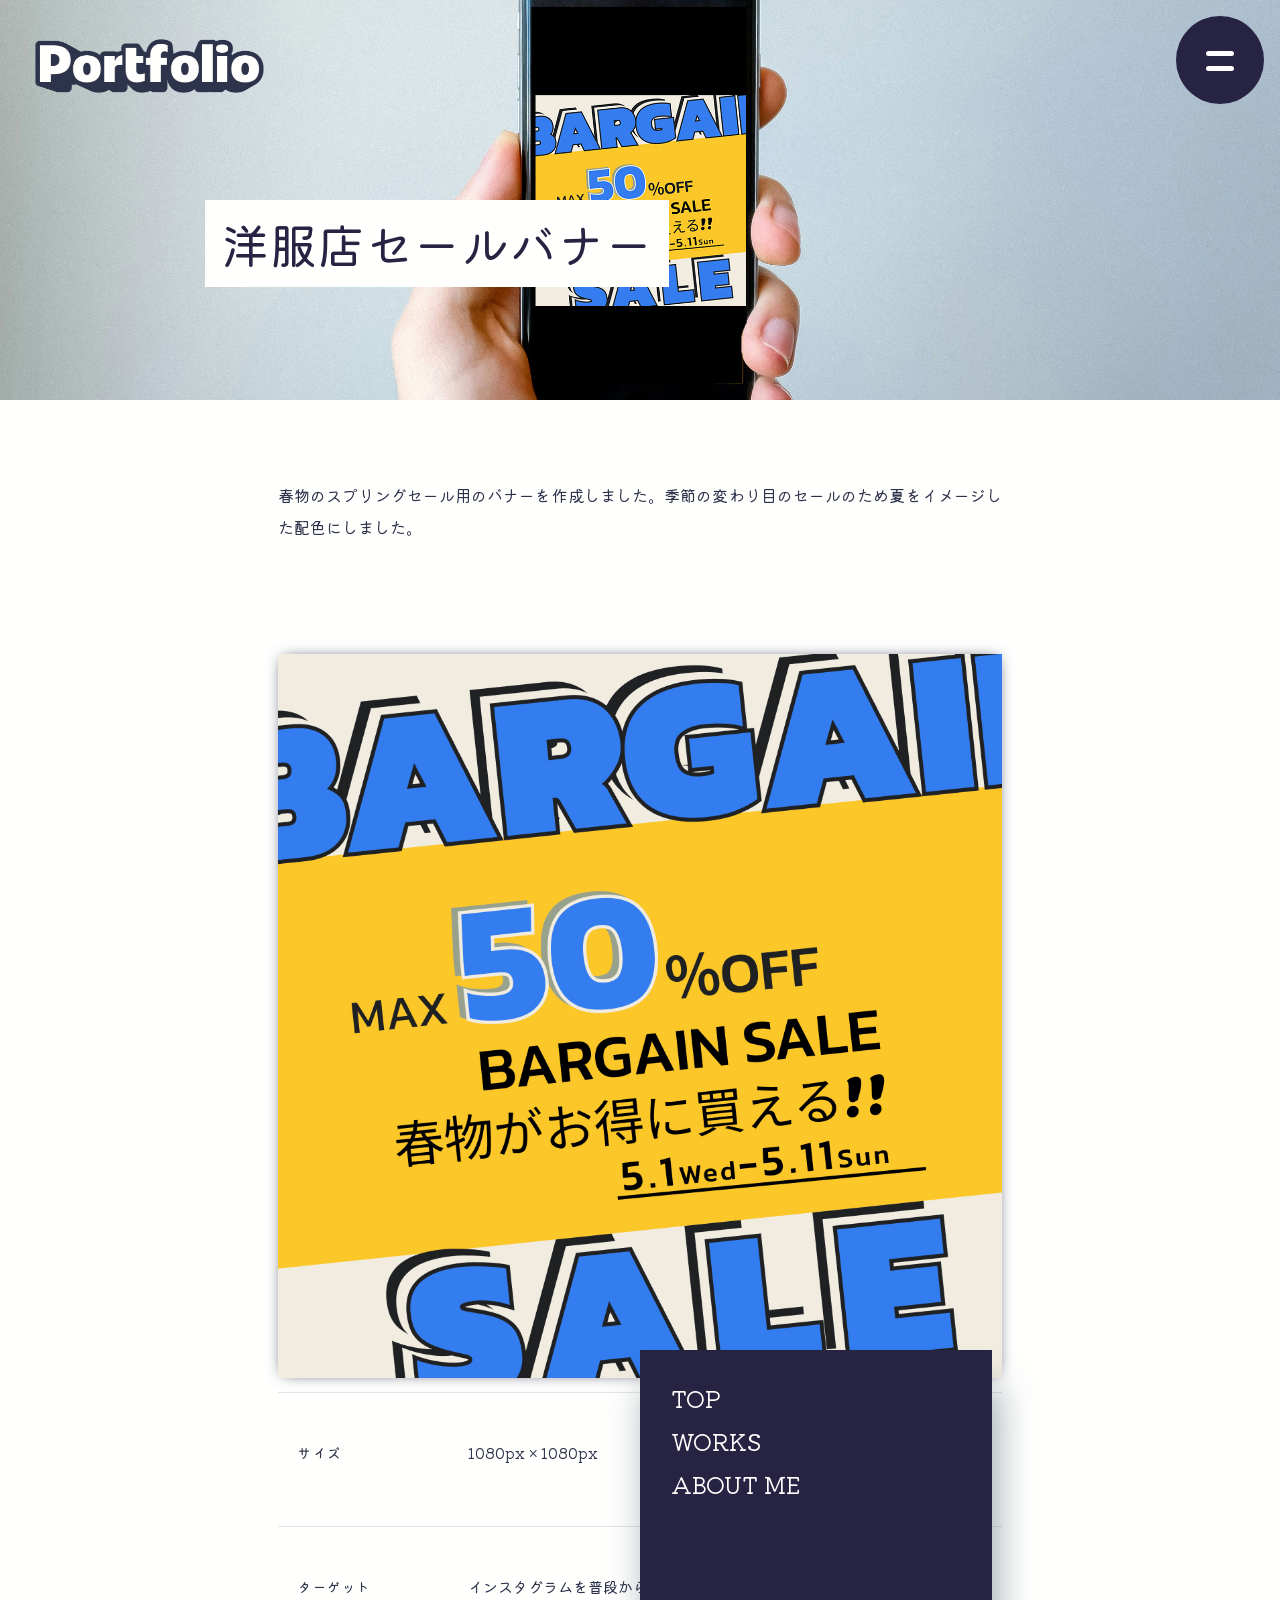
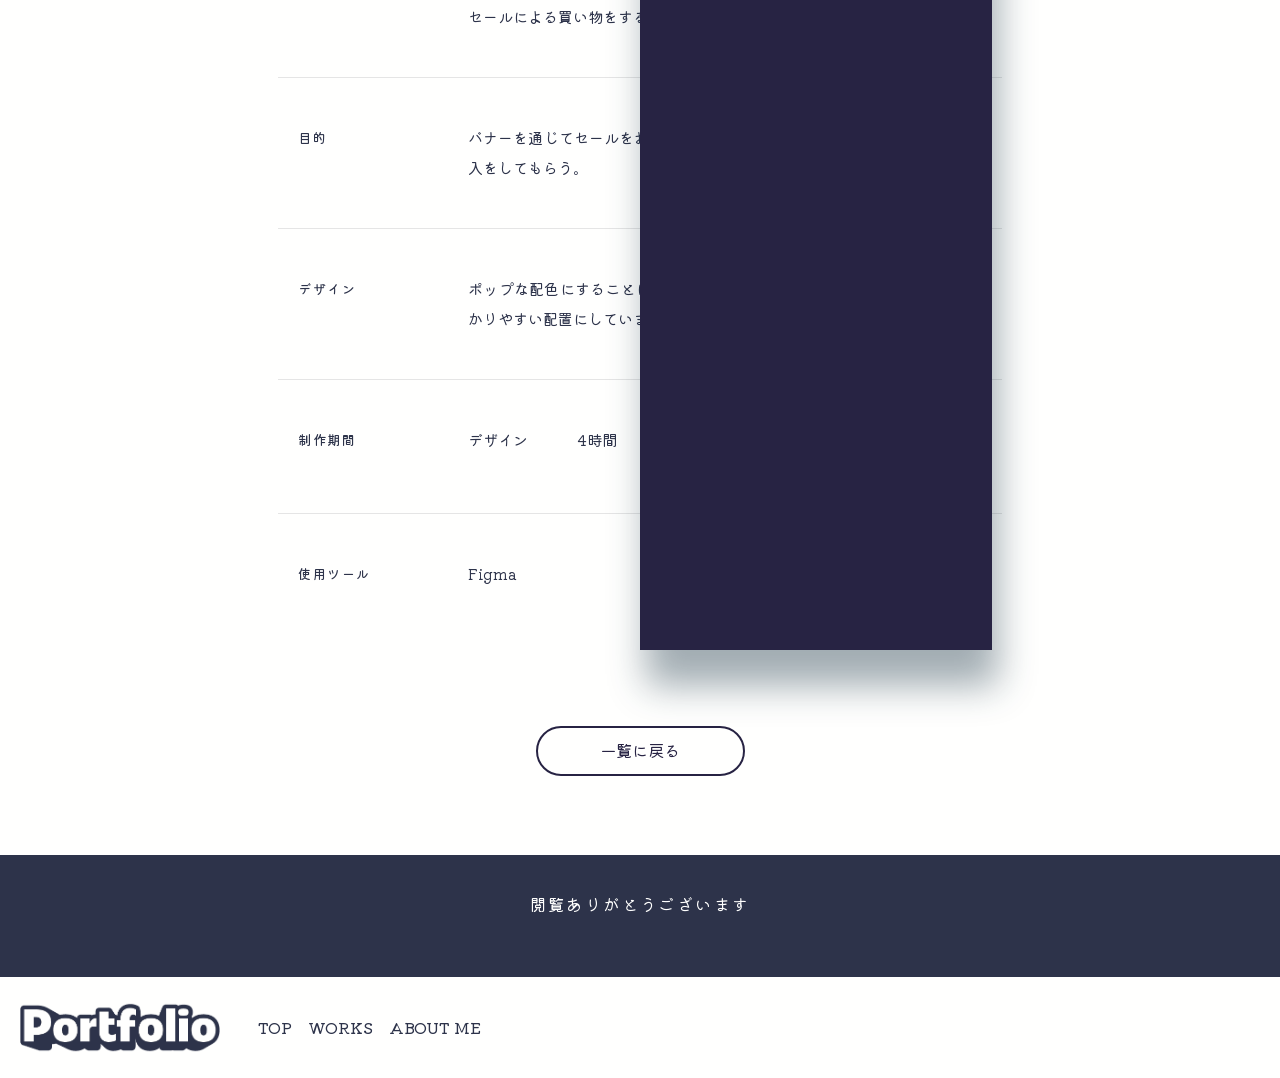
<file: works_bunner_spring.html>
<!DOCTYPE html>
<html lang="ja">
<head>
	<meta charset="utf-8">
	<meta name="viewport" content="width=device-width, initial-scale=1">
	<title>Portfolio</title>
	<link rel="preconnect" href="https://fonts.googleapis.com">
	<link rel="preconnect" href="https://fonts.gstatic.com" crossorigin>
	<link href="https://fonts.googleapis.com/css2?family=Kiwi+Maru&family=Kosugi&family=Kosugi+Maru&family=Zen+Maru+Gothic&display=swap" rel="stylesheet">
	<link rel="preconnect" href="https://fonts.gstatic.com" crossorigin>
	<link href="https://fonts.googleapis.com/css2?family=Kiwi+Maru&family=Kosugi&family=Kosugi+Maru&family=Lilita+One&family=Zen+Maru+Gothic&display=swap" rel="stylesheet">
	<link rel="stylesheet" href="https://cdnjs.cloudflare.com/ajax/libs/font-awesome/6.0.0-beta3/css/all.min.css" integrity="sha512-..." crossorigin="anonymous" />
	<link rel="stylesheet" type="text/css" href="css/style.css">
	<link rel="stylesheet" type="text/css" href="css/common.css">
</head>

<body>
	<header class="header">
		<h2 class="header_logo">
			<a href="index.html">
				<img src="img/logo.png" alt="logo">
			</a>
		</h2>
		<div class="menu_button">
            <div class="menu_circle"></div>
            <div class="hamb animation" id="hamb">
                <span class="line_menu animation"></span>
                <span class="line_menu animation"></span>
            </div>
        </div>
        <nav class="nav">
            <div class="nav_box">
            	<ul>
	            	<li><a href="index.html">TOP</a></li>
	            	<li><a href="works.html">WORKS</a></li>
	            	<li><a href="about.html">ABOUT ME</a></li>
            	</ul>
            </div>
           </nav>
	</header>

	<main>
		<div clasS="sub_mv bunner_spring">
			<div class="section_mv">
				<h2 class="sub_title">洋服店セールバナー</h2>
			</div>
		</div>
		<div class="sub-wrapper">
			<section class="works_content">
				<div class="works_content_text">
					<p>春物のスプリングセール用のバナーを作成しました。季節の変わり目のセールのため夏をイメージした配色にしました。
                    </p>
				</div>
                
				<section>
                    <div class="fullsize-pc-image__img_bunner fadeIn">
                        <img src="img/works/banner/spring_bargain.jpg">
                    </div>
					<ul class="works_content_info">
                        <li class="works_content_item fadeIn">
							<h3>サイズ</h3>
							<p>1080px × 1080px</p>
						</li>
						<li class="works_content_item fadeIn">
							<h3>ターゲット</h3>
							<p>インスタグラムを普段から使用している人、20~40代男女。<br>セールによる買い物をする人。</p>
						</li>
						<li class="works_content_item fadeIn">
							<h3>目的</h3>
							<p>バナーを通じてセールをお知らせしつつ、実際にサイトに移動してもらい購入をしてもらう。
                            </p>
						</li>
						<li class="works_content_item fadeIn">
							<h3>デザイン</h3>
							<p>ポップな配色にすることにより目に付きやすくなり、SALEということがわかりやすい配置にしています。
                            </p>
						</li>
                        <li class="works_content_item fadeIn">
							<h3>制作期間</h3>
                            <div class="production_period">
                                <ul>
                                    <li><p>デザイン</p></li>
                                </ul>
                                <ul>
                                    <li><p>4時間</p></li>
                                </ul>
                            </div>
						</li>
                        <li class="works_content_item fadeIn">
							<h3>使用ツール</h3>
							<p>Figma</p>
						</li>
					</ul>
				</section>
				<a href="index.html" class="more_btn">一覧に戻る</a>
			</section>
		</div>
	</main>

	<footer class="footer">
		<div id="contact" class="footer_contact">
			<div class="contact_wrapper">
				<h3>閲覧ありがとうございます</h3>
			</div>
		</div>

		<div class="footer_nav">
			<div class="footer_logo">
				<a href="index.html"><img src="img/logo.png" alt="logo"></a>
			</div>
			<ul class="footer_menu">
				<li class="nav_item_footer">
					<a href="index.html">TOP</a>
				</li>
				<li class="nav_item_footer">
					<a href="works.html">WORKS</a>
				</li>
				<li class="nav_item_footer">
					<a href="about.html">ABOUT ME</a>
				</li>
			</ul>
		</div>
	</footer>

	<script src="https://code.jquery.com/jquery-3.6.0.min.js"></script>
	<script src="js/main.js"></script>
</body>

</html>
</file>
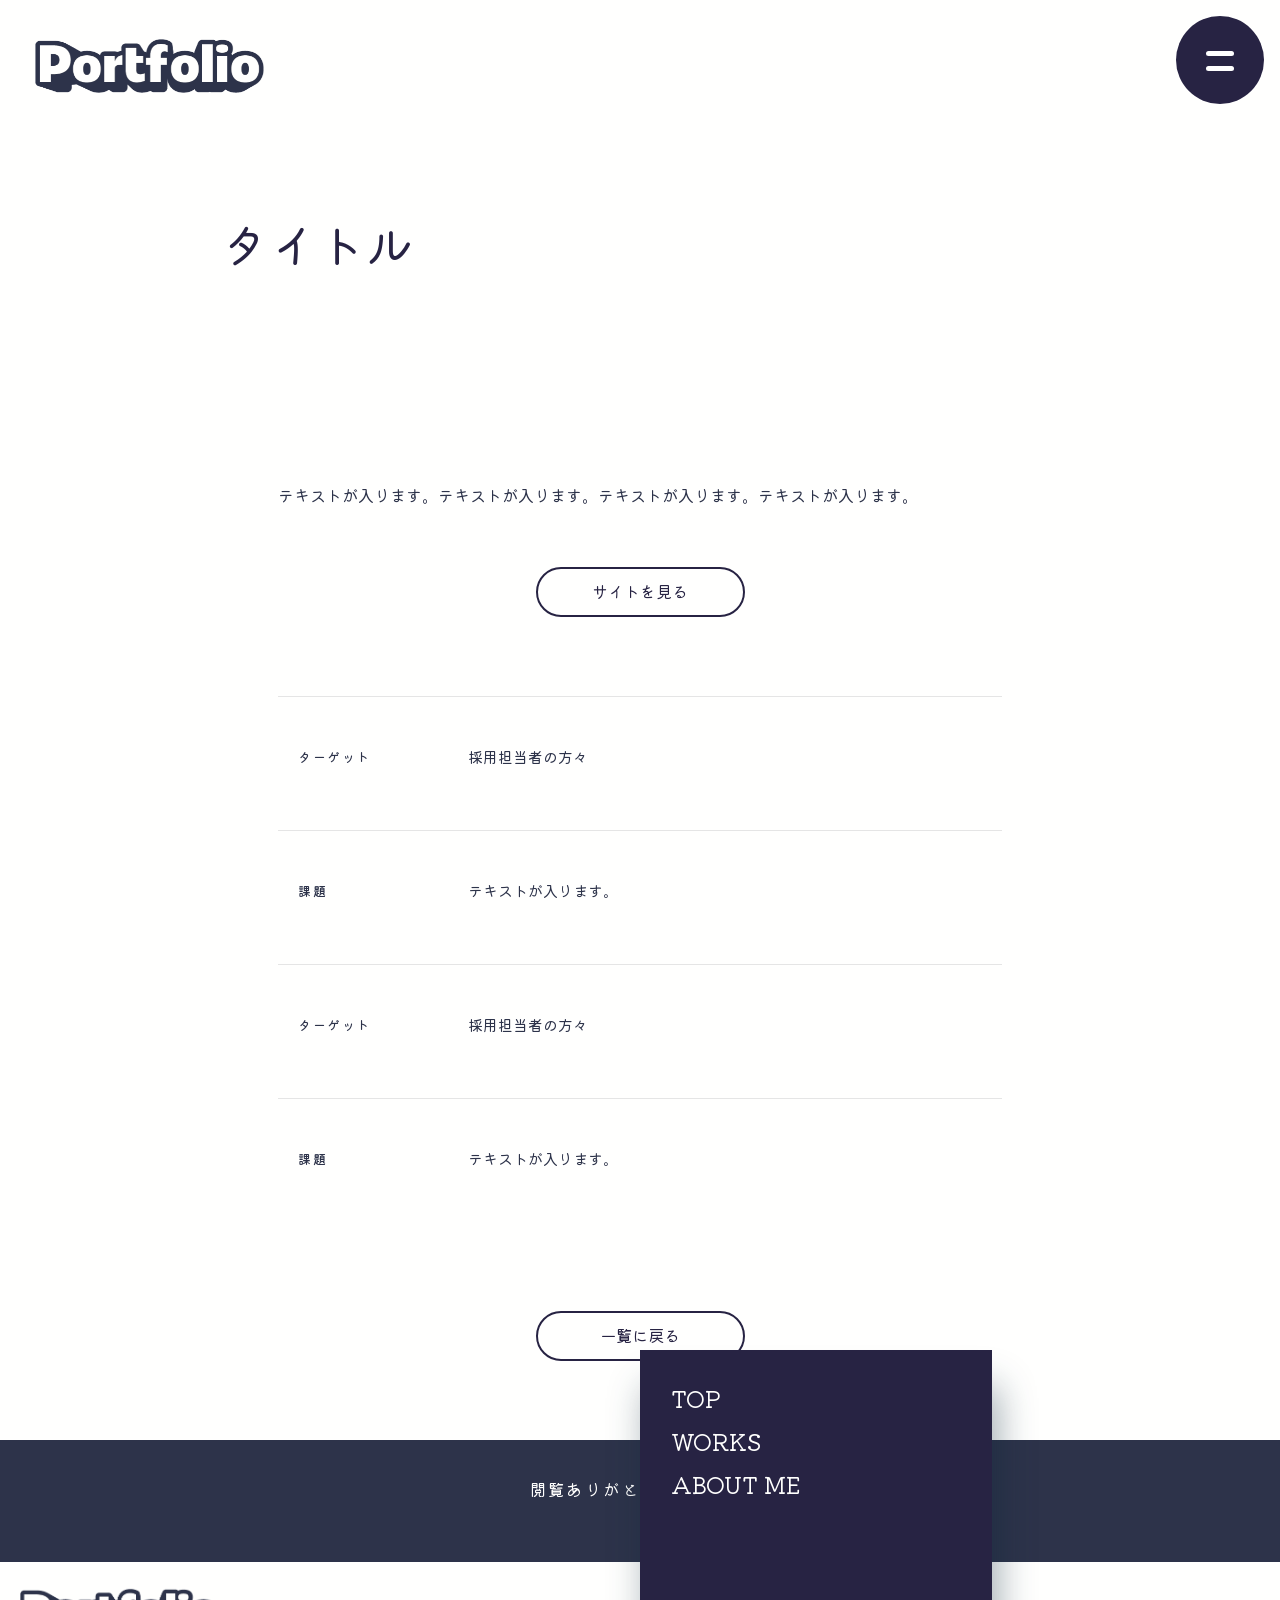
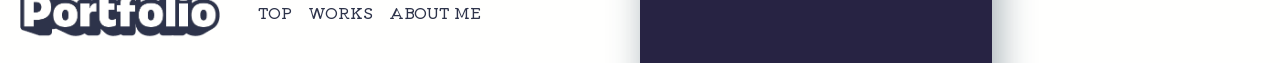
<file: works_content.html>
<!DOCTYPE html>
<html lang="ja">
<head>
	<meta charset="utf-8">
	<meta name="viewport" content="width=device-width, initial-scale=1">
	<title>Portfolio</title>
	<link rel="preconnect" href="https://fonts.googleapis.com">
	<link rel="preconnect" href="https://fonts.gstatic.com" crossorigin>
	<link href="https://fonts.googleapis.com/css2?family=Kiwi+Maru&family=Kosugi&family=Kosugi+Maru&family=Zen+Maru+Gothic&display=swap" rel="stylesheet">
	<link rel="preconnect" href="https://fonts.gstatic.com" crossorigin>
	<link href="https://fonts.googleapis.com/css2?family=Kiwi+Maru&family=Kosugi&family=Kosugi+Maru&family=Lilita+One&family=Zen+Maru+Gothic&display=swap" rel="stylesheet">
	<link rel="stylesheet" href="https://cdnjs.cloudflare.com/ajax/libs/font-awesome/6.0.0-beta3/css/all.min.css" integrity="sha512-..." crossorigin="anonymous" />
	<link rel="stylesheet" type="text/css" href="css/style.css">
	<link rel="stylesheet" type="text/css" href="css/common.css">
</head>

<body>
	<header class="header">
		<h2 class="header_logo">
			<a href="index.html">
				<img src="img/logo.png" alt="logo">
			</a>
		</h2>
		<div class="menu_button">
            <div class="menu_circle"></div>
            <div class="hamb animation" id="hamb">
                <span class="line_menu animation"></span>
                <span class="line_menu animation"></span>
            </div>
        </div>
        <nav class="nav">
            <div class="nav_box">
            	<ul>
	            	<li><a href="index.html">TOP</a></li>
	            	<li><a href="works.html">WORKS</a></li>
	            	<li><a href="about.html">ABOUT ME</a></li>
            	</ul>
            </div>
           </nav>
	</header>

	<main>
		<div clasS="sub_mv">
			<div class="section_mv">
				<h2 class="sub_title">タイトル</h2>
			</div>
		</div>
		<div class="sub-wrapper">
			<section class="works_content">
				<div class="works_content_text">
					<p>テキストが入ります。テキストが入ります。テキストが入ります。テキストが入ります。</p>
				</div>
				<a href="//Catfe.html" class="more_btn">サイトを見る</a>
				<section>
					<ul class="works_content_info">
						<li class="works_content_item fadeIn">
							<h3>ターゲット</h3>
							<p>採用担当者の方々</p>
						</li>
						<li class="works_content_item fadeIn">
							<h3>課題</h3>
							<p>テキストが入ります。</p>
						</li>
						<li class="works_content_item fadeIn">
							<h3>ターゲット</h3>
							<p>採用担当者の方々</p>
						</li>
						<li class="works_content_item fadeIn">
							<h3>課題</h3>
							<p>テキストが入ります。</p>
						</li>
					</ul>
				</section>
				<a href="index.html" class="more_btn">一覧に戻る</a>
			</section>
		</div>
	</main>

	<footer class="footer">
		<div id="contact" class="footer_contact">
			<div class="contact_wrapper">
				<h3>閲覧ありがとうございます</h3>
			</div>
		</div>

		<div class="footer_nav">
			<div class="footer_logo">
				<a href="index.html"><img src="img/logo.png" alt="logo"></a>
			</div>
			<ul class="footer_menu">
				<li class="nav_item_footer">
					<a href="index.html">TOP</a>
				</li>
				<li class="nav_item_footer">
					<a href="works.html">WORKS</a>
				</li>
				<li class="nav_item_footer">
					<a href="about.html">ABOUT ME</a>
				</li>
			</ul>
		</div>
	</footer>

	<script src="https://code.jquery.com/jquery-3.6.0.min.js"></script>
	<script src="js/main.js"></script>
</body>

</html>
</file>
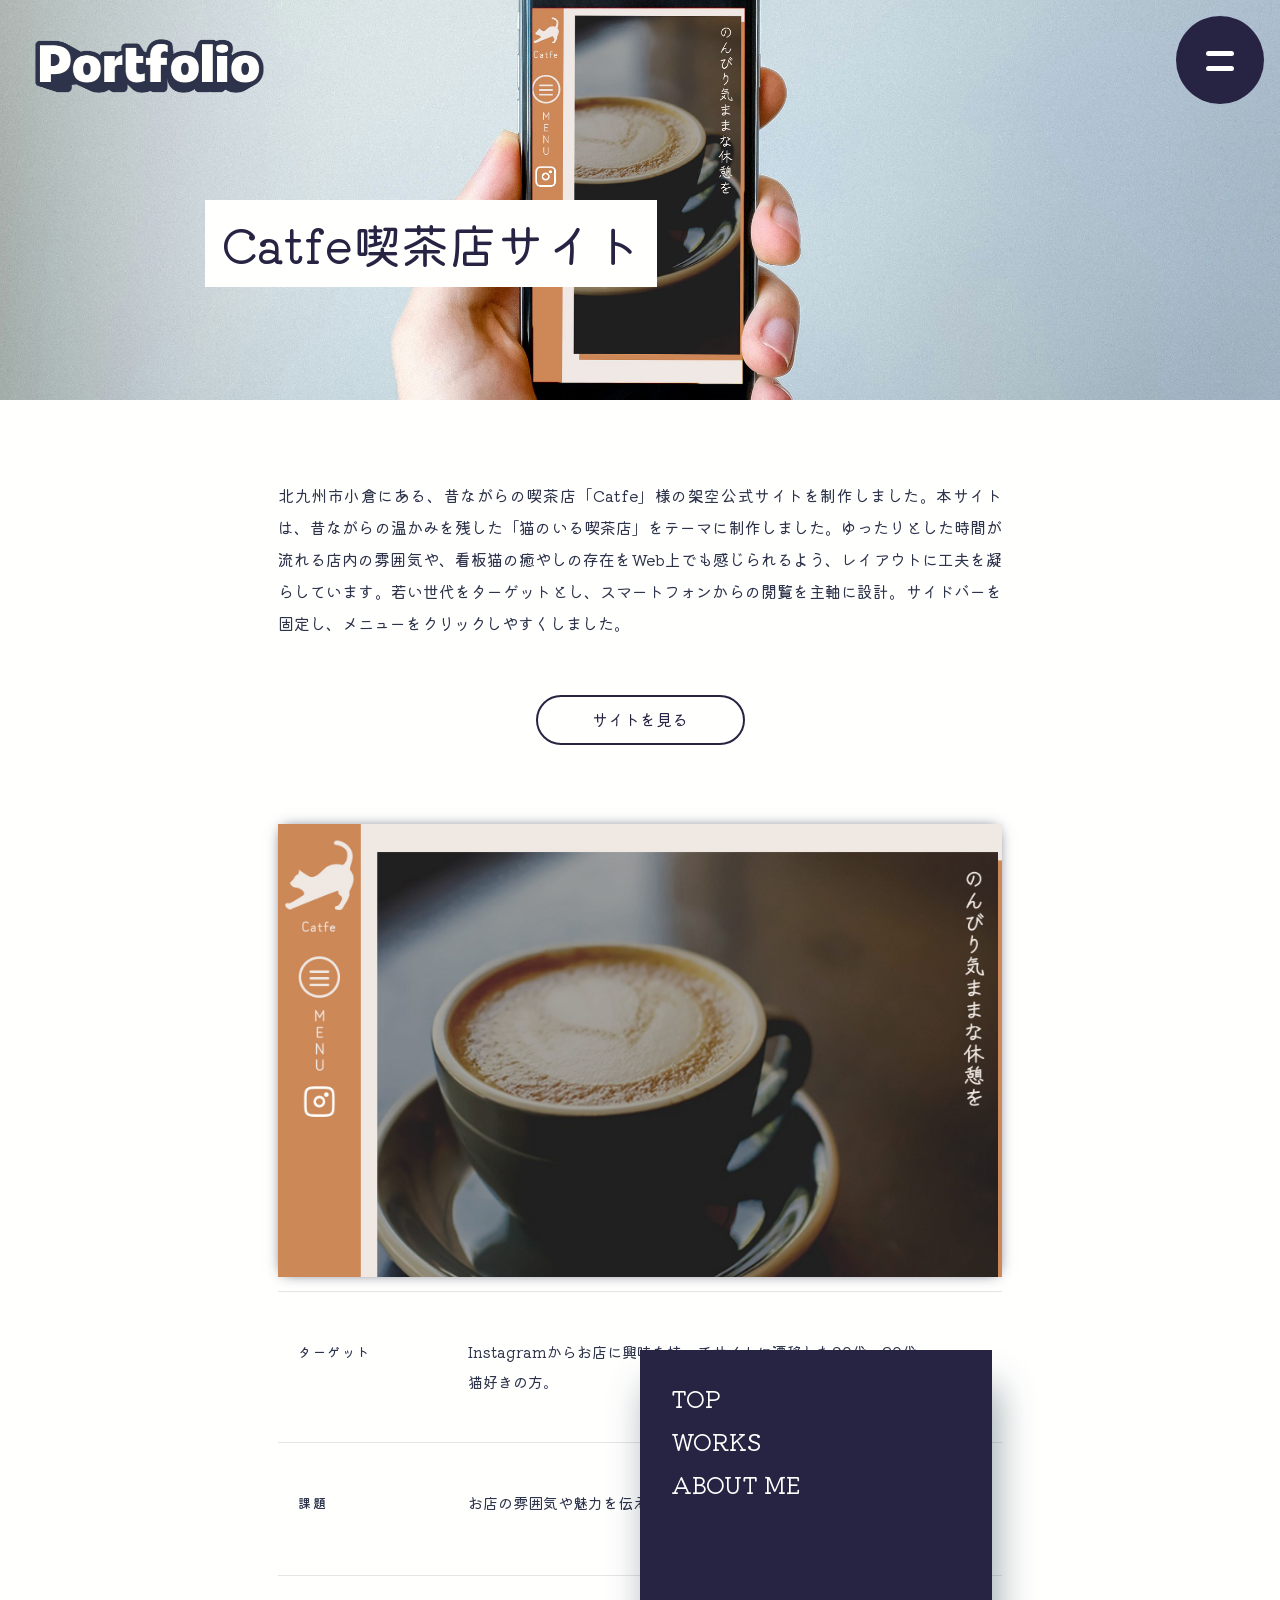
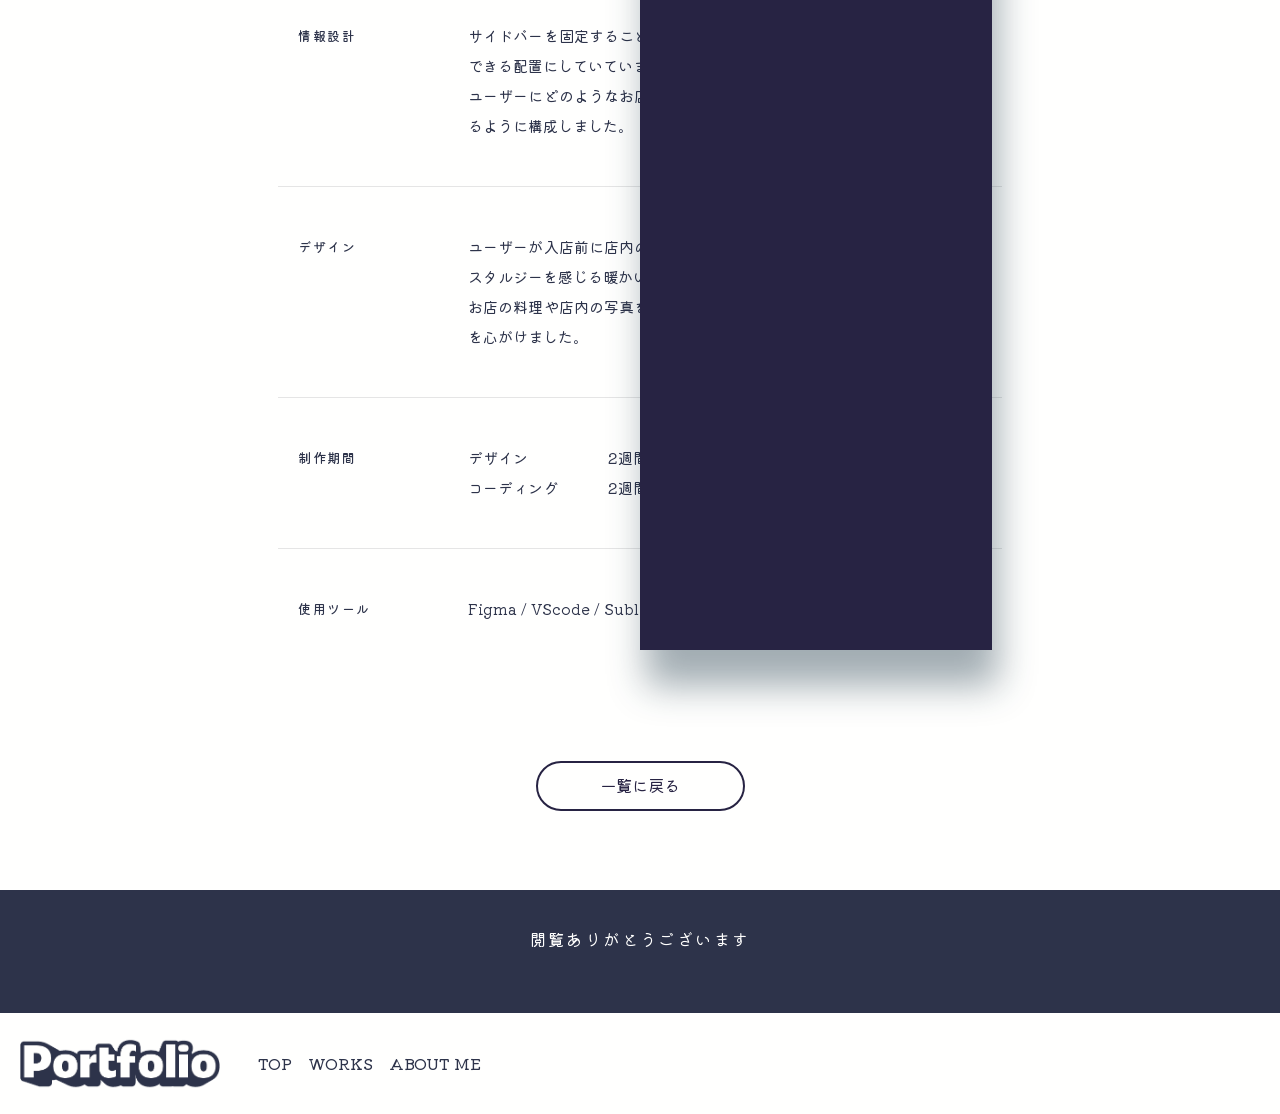
<file: works_hp_cafe.html>
<!DOCTYPE html>
<html lang="ja">
<head>
	<meta charset="utf-8">
	<meta name="viewport" content="width=device-width, initial-scale=1">
	<title>Portfolio</title>
	<link rel="preconnect" href="https://fonts.googleapis.com">
	<link rel="preconnect" href="https://fonts.gstatic.com" crossorigin>
	<link href="https://fonts.googleapis.com/css2?family=Kiwi+Maru&family=Kosugi&family=Kosugi+Maru&family=Zen+Maru+Gothic&display=swap" rel="stylesheet">
	<link rel="preconnect" href="https://fonts.gstatic.com" crossorigin>
	<link href="https://fonts.googleapis.com/css2?family=Kiwi+Maru&family=Kosugi&family=Kosugi+Maru&family=Lilita+One&family=Zen+Maru+Gothic&display=swap" rel="stylesheet">
	<link rel="stylesheet" href="https://cdnjs.cloudflare.com/ajax/libs/font-awesome/6.0.0-beta3/css/all.min.css" integrity="sha512-..." crossorigin="anonymous" />
	<link rel="stylesheet" type="text/css" href="css/style.css">
	<link rel="stylesheet" type="text/css" href="css/common.css">
</head>

<body>
	<header class="header">
		<h2 class="header_logo">
			<a href="index.html">
				<img src="img/logo.png" alt="logo">
			</a>
		</h2>
		<div class="menu_button">
            <div class="menu_circle"></div>
            <div class="hamb animation" id="hamb">
                <span class="line_menu animation"></span>
                <span class="line_menu animation"></span>
            </div>
        </div>
        <nav class="nav">
            <div class="nav_box">
            	<ul>
	            	<li><a href="index.html">TOP</a></li>
	            	<li><a href="works.html">WORKS</a></li>
	            	<li><a href="about.html">ABOUT ME</a></li>
            	</ul>
            </div>
           </nav>
	</header>

	<main>
		<div clasS="sub_mv hp_cafe">
			<div class="section_mv">
				<h2 class="sub_title">Catfe喫茶店サイト</h2>
			</div>
		</div>
		<div class="sub-wrapper">
			<section class="works_content">
				<div class="works_content_text">
					<p>北九州市小倉にある、昔ながらの喫茶店「Catfe」様の架空公式サイトを制作しました。本サイトは、昔ながらの温かみを残した「猫のいる喫茶店」をテーマに制作しました。ゆったりとした時間が流れる店内の雰囲気や、看板猫の癒やしの存在をWeb上でも感じられるよう、レイアウトに工夫を凝らしています。若い世代をターゲットとし、スマートフォンからの閲覧を主軸に設計。サイドバーを固定し、メニューをクリックしやすくしました。</p>
				</div>
				<a href="Catfe/index.html" class="more_btn">サイトを見る</a>
                
				<section>
                    <div class="fullsize-pc-image__img fadeIn">
                        <img src="img/works/hp/catfe_hp.jpg">
                    </div>
					<ul class="works_content_info">
                        <li class="works_content_item fadeIn">
							<h3>ターゲット</h3>
							<p>Instagramからお店に興味を持ってサイトに遷移した20代〜30代。<br>猫好きの方。</p>
						</li>
						<li class="works_content_item fadeIn">
							<h3>課題</h3>
							<p>お店の雰囲気や魅力を伝える場所がなく、新規客層が少ない。</p>
						</li>
						<li class="works_content_item fadeIn">
							<h3>情報設計</h3>
							<p>サイドバーを固定することで、メニューを見失うことがなく直感的に操作ができる配置にしていています。<br>
                                ユーザーにどのようなお店なのか、何が特徴なのかを順を追ってお伝えできるように構成しました。
                            </p>
						</li>
						<li class="works_content_item fadeIn">
							<h3>デザイン</h3>
							<p>ユーザーが入店前に店内の雰囲気を確認できるように、雰囲気を合わせたノスタルジーを感じる暖かい色合いにしました。<br>
                                お店の料理や店内の写真を多く配置し、魅力が伝わりやすいようなデザインを心がけました。
                            </p>
						</li>
                        <li class="works_content_item fadeIn">
							<h3>制作期間</h3>
                            <div class="production_period">
                                <ul>
                                    <li><p>デザイン</p></li>
                                    <li><p>コーディング</p></li>
                                </ul>
                                <ul>
                                    <li><p>2週間</p></li>
                                    <li><p>2週間</p></li>
                                </ul>
                            </div>
						</li>
                        <li class="works_content_item fadeIn">
							<h3>使用ツール</h3>
							<p>Figma / VScode / Sublime Text</p>
						</li>
					</ul>
				</section>
				<a href="index.html" class="more_btn">一覧に戻る</a>
			</section>
		</div>
	</main>

	<footer class="footer">
		<div id="contact" class="footer_contact">
			<div class="contact_wrapper">
				<h3>閲覧ありがとうございます</h3>
			</div>
		</div>

		<div class="footer_nav">
			<div class="footer_logo">
				<a href="index.html"><img src="img/logo.png" alt="logo"></a>
			</div>
			<ul class="footer_menu">
				<li class="nav_item_footer">
					<a href="index.html">TOP</a>
				</li>
				<li class="nav_item_footer">
					<a href="works.html">WORKS</a>
				</li>
				<li class="nav_item_footer">
					<a href="about.html">ABOUT ME</a>
				</li>
			</ul>
		</div>
	</footer>

	<script src="https://code.jquery.com/jquery-3.6.0.min.js"></script>
	<script src="js/main.js"></script>
</body>

</html>
</file>
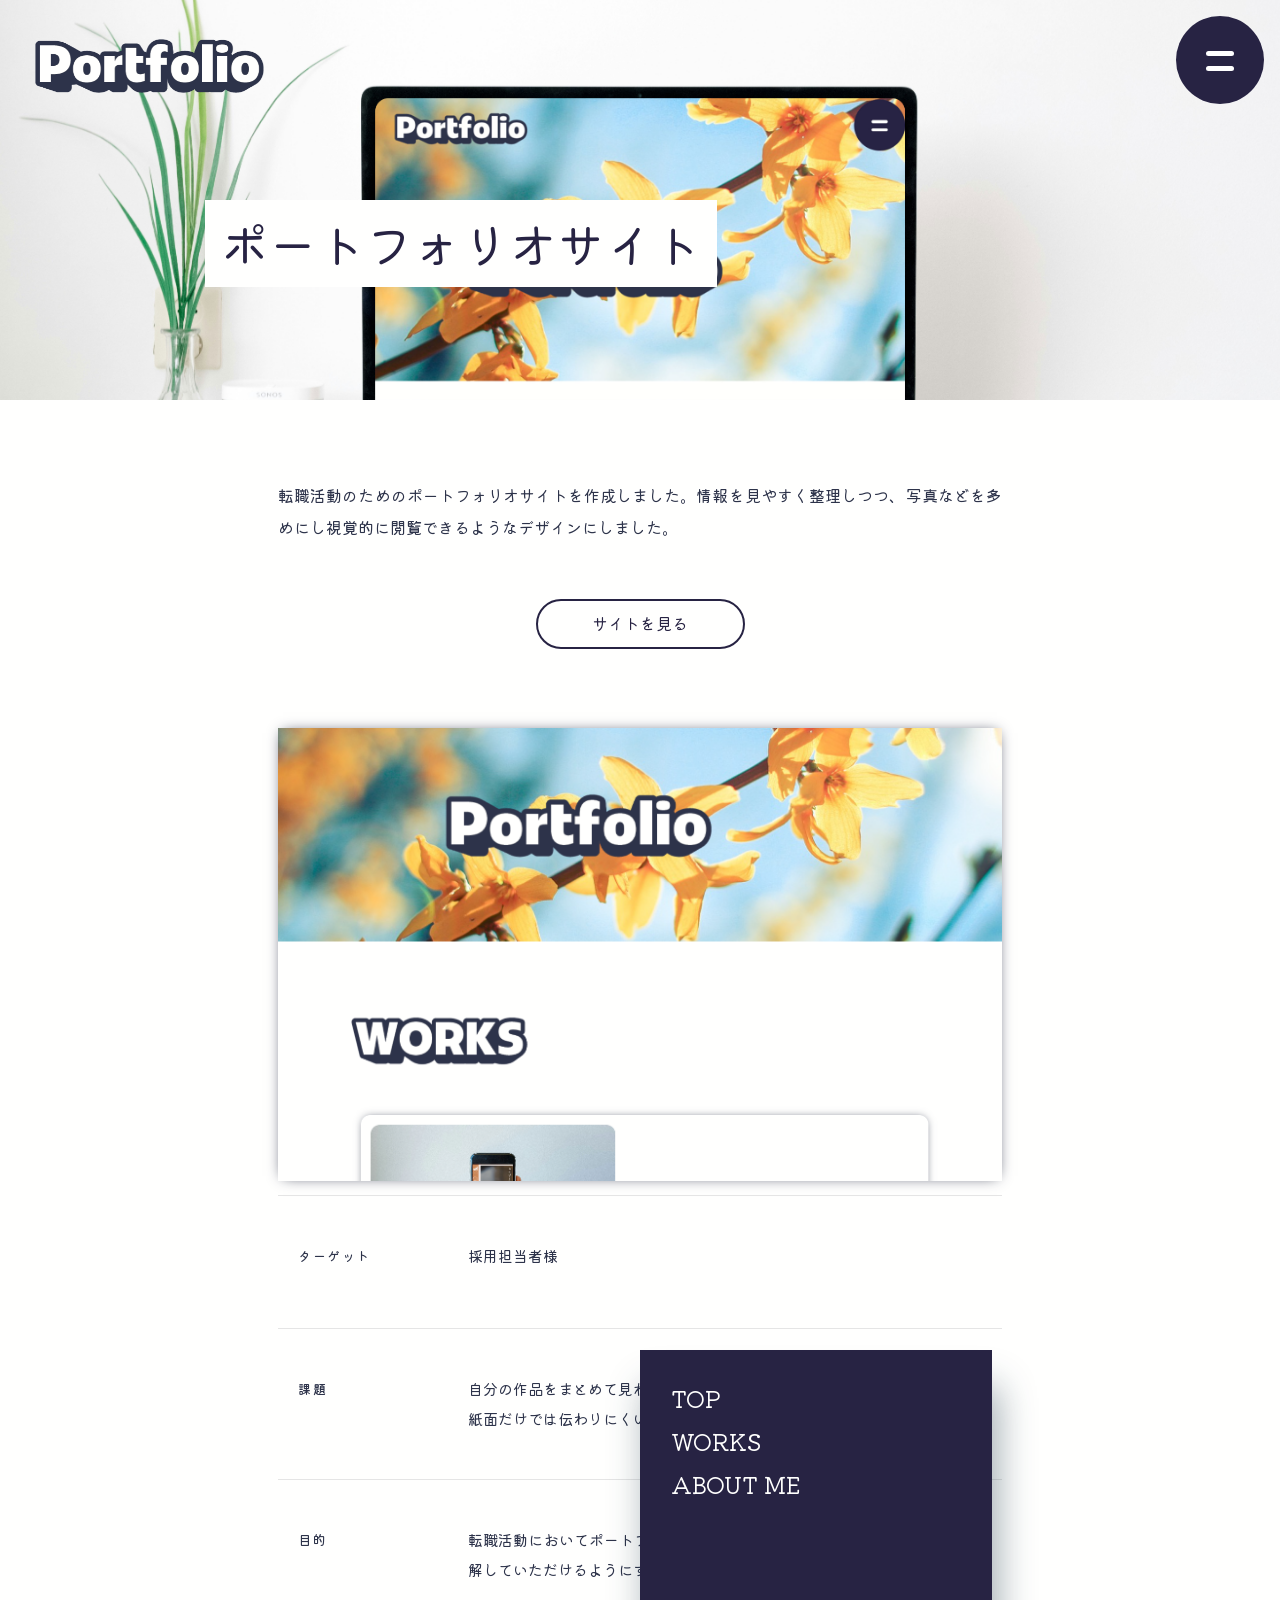
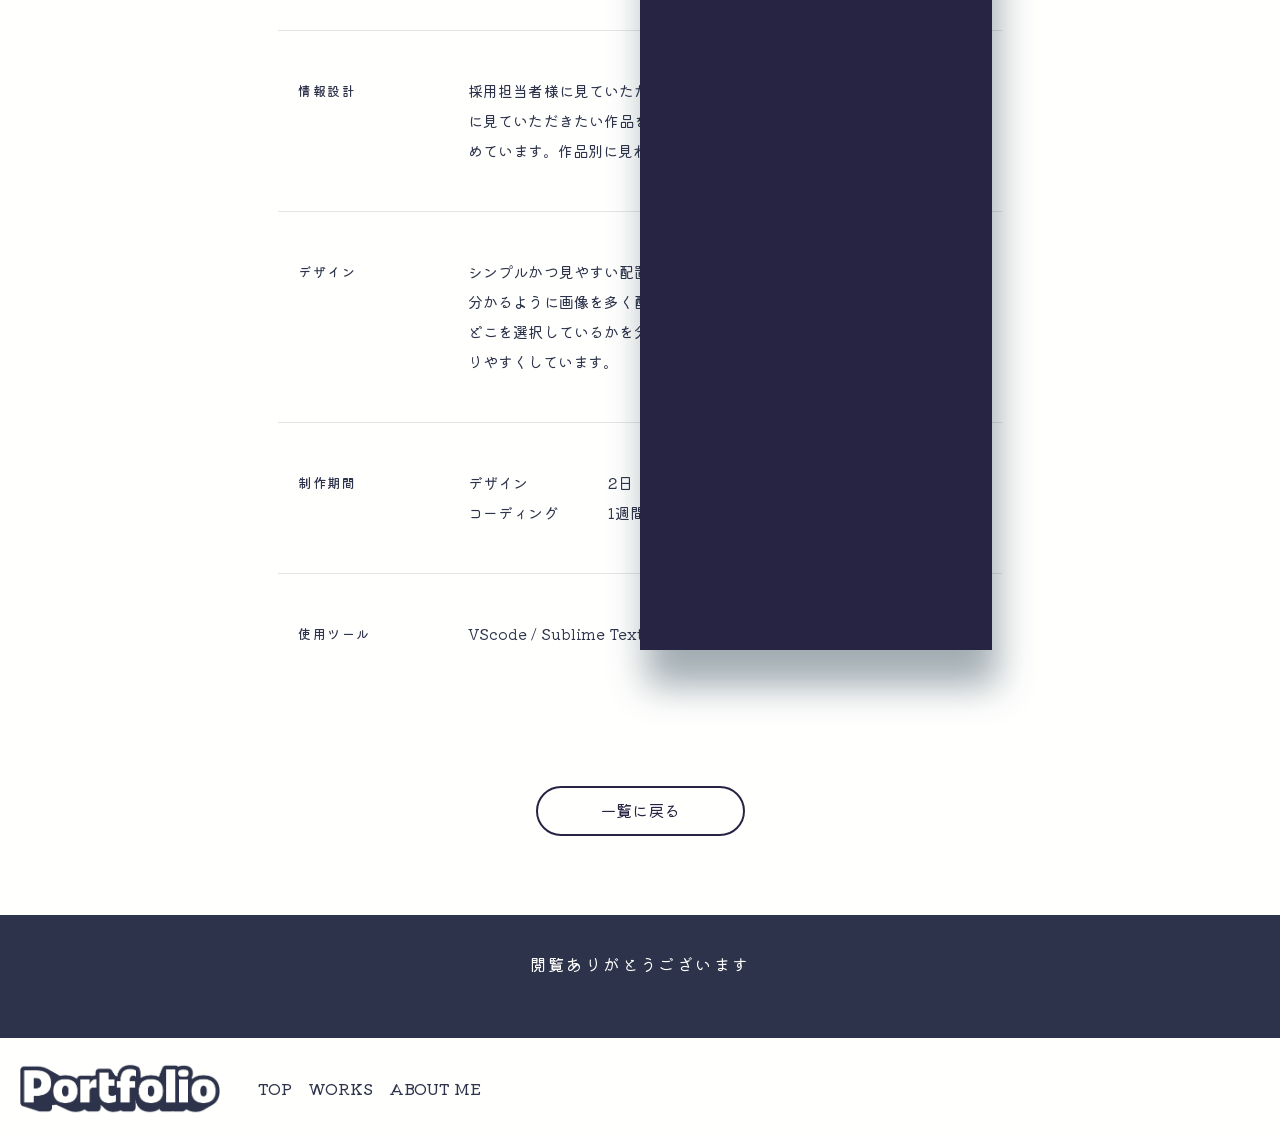
<file: works_hp_portfolio.html>
<!DOCTYPE html>
<html lang="ja">
<head>
	<meta charset="utf-8">
	<meta name="viewport" content="width=device-width, initial-scale=1">
	<title>Portfolio</title>
	<link rel="preconnect" href="https://fonts.googleapis.com">
	<link rel="preconnect" href="https://fonts.gstatic.com" crossorigin>
	<link href="https://fonts.googleapis.com/css2?family=Kiwi+Maru&family=Kosugi&family=Kosugi+Maru&family=Zen+Maru+Gothic&display=swap" rel="stylesheet">
	<link rel="preconnect" href="https://fonts.gstatic.com" crossorigin>
	<link href="https://fonts.googleapis.com/css2?family=Kiwi+Maru&family=Kosugi&family=Kosugi+Maru&family=Lilita+One&family=Zen+Maru+Gothic&display=swap" rel="stylesheet">
	<link rel="stylesheet" href="https://cdnjs.cloudflare.com/ajax/libs/font-awesome/6.0.0-beta3/css/all.min.css" integrity="sha512-..." crossorigin="anonymous" />
	<link rel="stylesheet" type="text/css" href="css/style.css">
	<link rel="stylesheet" type="text/css" href="css/common.css">
</head>

<body>
	<header class="header">
		<h2 class="header_logo">
			<a href="index.html">
				<img src="img/logo.png" alt="logo">
			</a>
		</h2>
		<div class="menu_button">
            <div class="menu_circle"></div>
            <div class="hamb animation" id="hamb">
                <span class="line_menu animation"></span>
                <span class="line_menu animation"></span>
            </div>
        </div>
        <nav class="nav">
            <div class="nav_box">
            	<ul>
	            	<li><a href="index.html">TOP</a></li>
	            	<li><a href="works.html">WORKS</a></li>
	            	<li><a href="about.html">ABOUT ME</a></li>
            	</ul>
            </div>
           </nav>
	</header>

	<main>
		<div clasS="sub_mv hp_portfolio">
			<div class="section_mv">
				<h2 class="sub_title">ポートフォリオサイト</h2>
			</div>
		</div>
		<div class="sub-wrapper">
			<section class="works_content">
				<div class="works_content_text">
					<p>転職活動のためのポートフォリオサイトを作成しました。情報を見やすく整理しつつ、写真などを多めにし視覚的に閲覧できるようなデザインにしました。</p>
				</div>
				<a href="index.html" class="more_btn">サイトを見る</a>
                
				<section>
                    <div class="fullsize-pc-image__img fadeIn">
                        <img src="img/works/hp/portfolio_hp.jpg">
                    </div>
					<ul class="works_content_info">
                        <li class="works_content_item fadeIn">
							<h3>ターゲット</h3>
							<p>採用担当者様</p>
						</li>
						<li class="works_content_item fadeIn">
							<h3>課題</h3>
							<p>自分の作品をまとめて見れるサイトがない。<br>紙面だけでは伝わりにくい作品などがある。</p>
						</li>
						<li class="works_content_item fadeIn">
							<h3>目的</h3>
							<p>転職活動においてポートフォリオを見ていただき、作品やスキルを一目で理解していただけるようにする。</p>
						</li>
						<li class="works_content_item fadeIn">
							<h3>情報設計</h3>
							<p>採用担当者様に見ていただきたい作品をトップ画像の下に配置しました。特に見ていただきたい作品をトップページに配置し、その他作品は下層にまとめています。作品別に見れるようタブを分けて表示させています。</p>
						</li>
						<li class="works_content_item fadeIn">
							<h3>デザイン</h3>
							<p>シンプルかつ見やすい配置サイズにしています。一目見てどのような作品か分かるように画像を多く配置し、テキスト量をなるべく少なくしています。どこを選択しているかを分かりやすくするためにマウス操作時の動きを分かりやすくしています。</p>
						</li>
                        <li class="works_content_item fadeIn">
							<h3>制作期間</h3>
                            <div class="production_period">
                                <ul>
                                    <li><p>デザイン</p></li>
                                    <li><p>コーディング</p></li>
                                </ul>
                                <ul>
                                    <li><p>2日</p></li>
                                    <li><p>1週間</p></li>
                                </ul>
                            </div>
						</li>
                        <li class="works_content_item fadeIn">
							<h3>使用ツール</h3>
							<p>VScode / Sublime Text / Illustrator / Photoshop</p>
						</li>
					</ul>
				</section>
				<a href="index.html" class="more_btn">一覧に戻る</a>
			</section>
		</div>
	</main>

	<footer class="footer">
		<div id="contact" class="footer_contact">
			<div class="contact_wrapper">
				<h3>閲覧ありがとうございます</h3>
			</div>
		</div>

		<div class="footer_nav">
			<div class="footer_logo">
				<a href="index.html"><img src="img/logo.png" alt="logo"></a>
			</div>
			<ul class="footer_menu">
				<li class="nav_item_footer">
					<a href="index.html">TOP</a>
				</li>
				<li class="nav_item_footer">
					<a href="works.html">WORKS</a>
				</li>
				<li class="nav_item_footer">
					<a href="about.html">ABOUT ME</a>
				</li>
			</ul>
		</div>
	</footer>

	<script src="https://code.jquery.com/jquery-3.6.0.min.js"></script>
	<script src="js/main.js"></script>
</body>

</html>
</file>
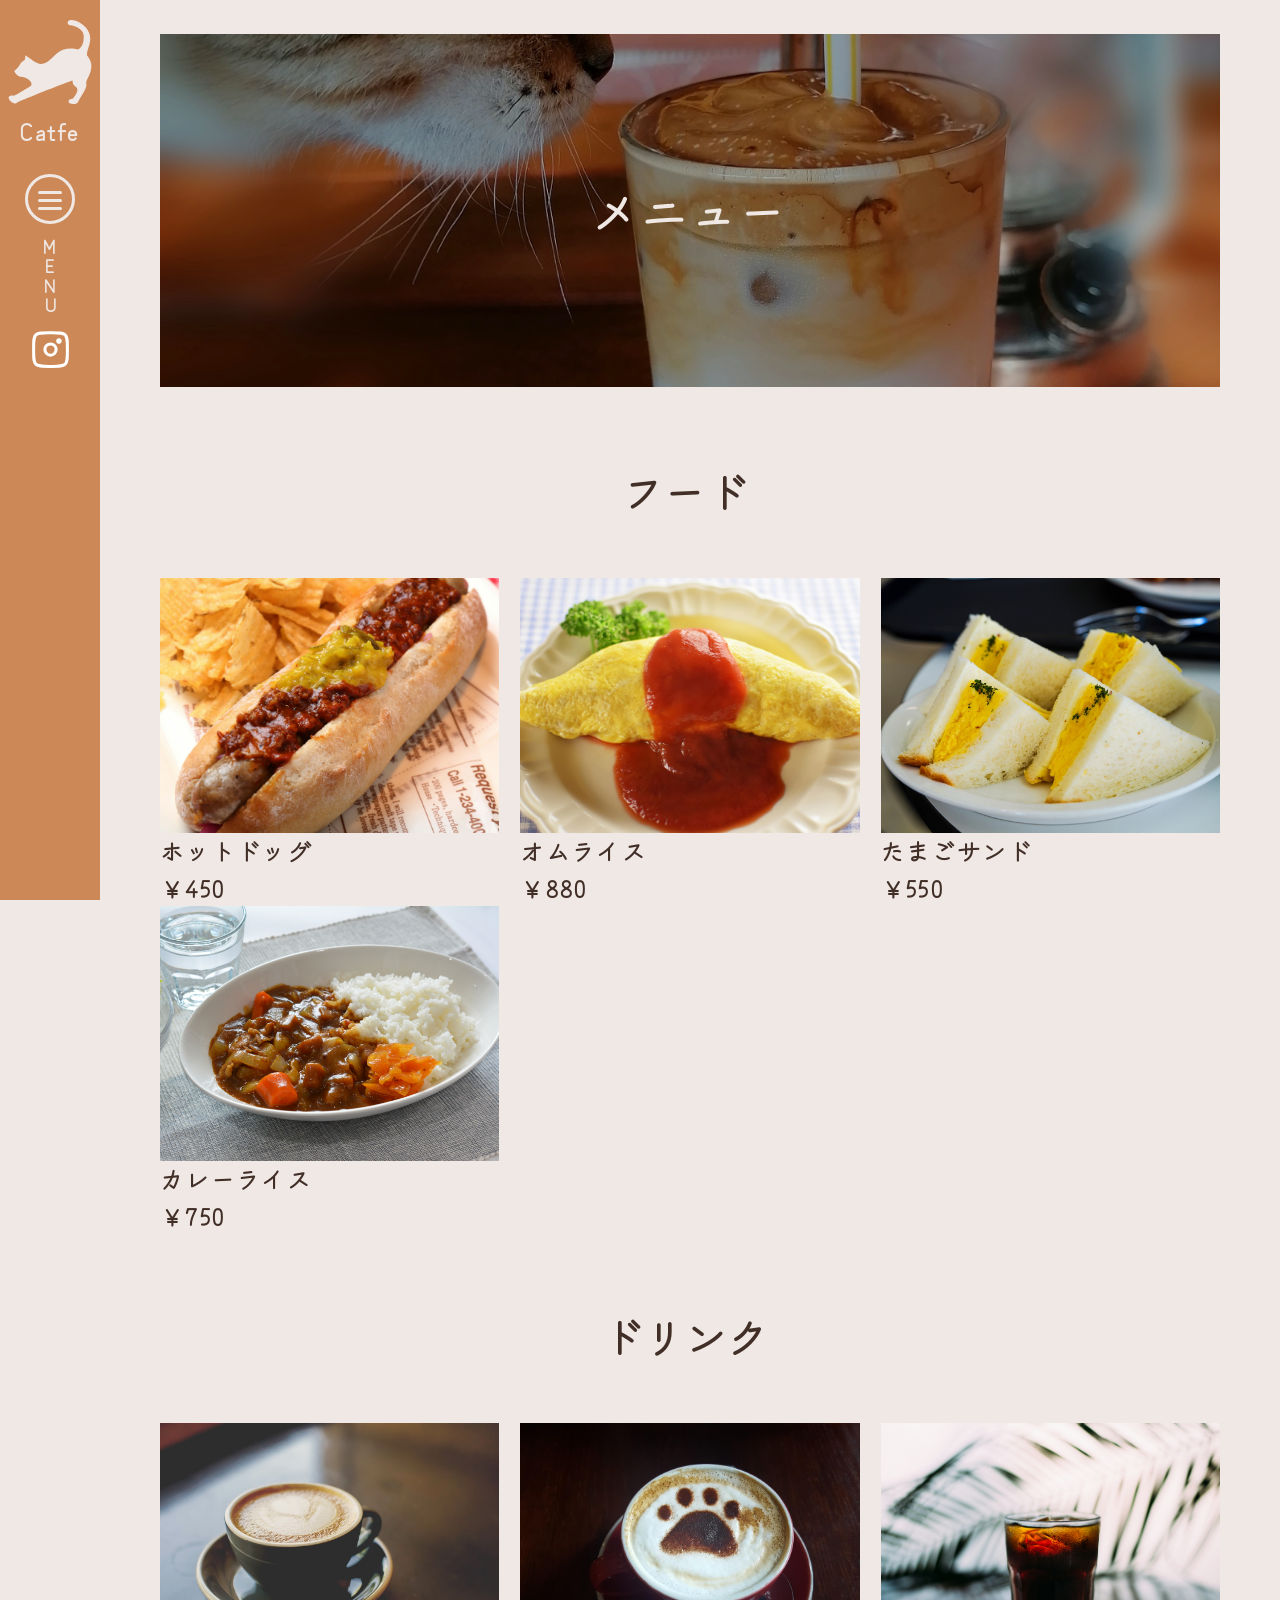
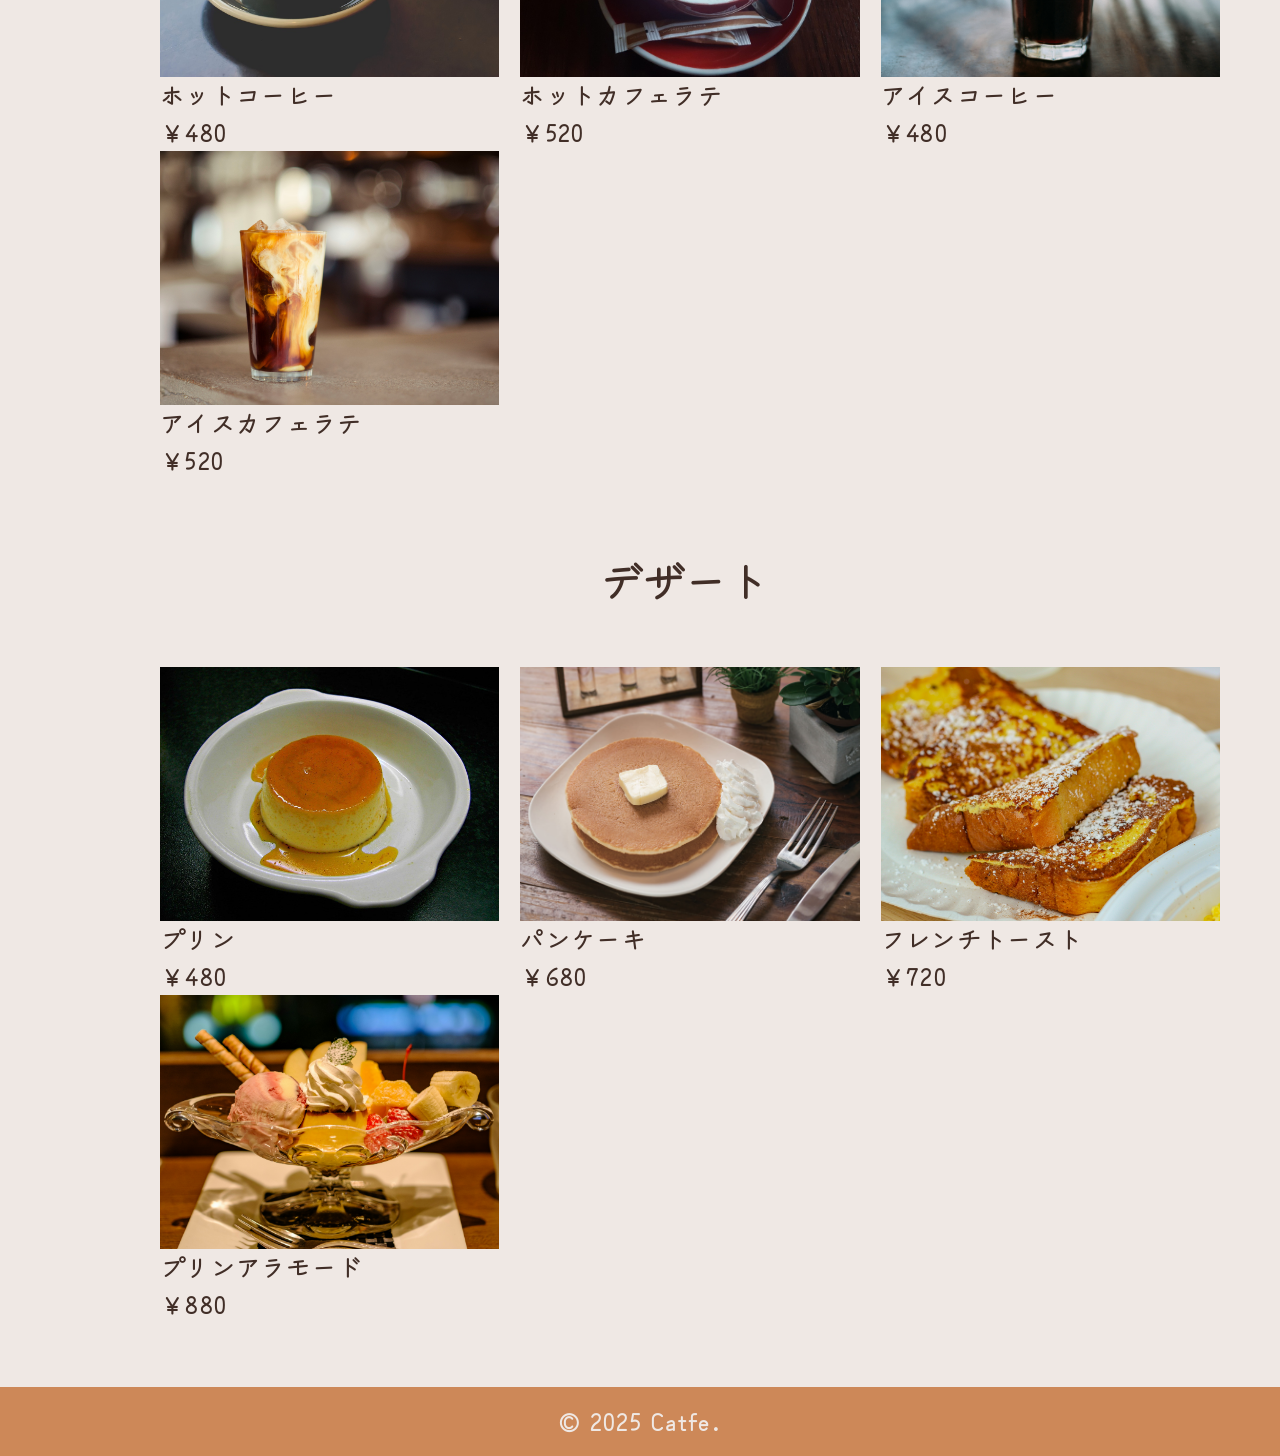
<file: Catfe/menu.html>
<!DOCTYPE html>
<html lang="ja">
<head>
	<meta charset="utf-8">
	<meta name="viewport" content="width=device-width, initial-scale=1">
	<title>Catfe</title>
	<link href="https://fonts.googleapis.com/css2?family=Zen+Kurenaido&display=swap" rel="stylesheet">
	<link rel="stylesheet" href="https://cdnjs.cloudflare.com/ajax/libs/font-awesome/6.0.0-beta3/css/all.min.css" integrity="sha512-..." crossorigin="anonymous" />
	<link rel="stylesheet" href="slick/slick.css">
	<link rel="stylesheet" href="slick/slick-theme.css">
	<link rel="stylesheet" type="text/css" href="css/style.css">
</head>

<body>
	<div class="overlay"></div>
	<div class="container">
		<header class="header head_inner">
			<div class="logo">
				<a href="index.html">
					<img src="img/icon/logo.svg" alt="logo">
					<p>Catfe</p>
				</a>
			</div>
			<div class="g-head__menu">
				<span></span>
				<span></span>
				<span></span>
			</div>
			<p class="g-head__menu_text">MENU</p>

			<nav class="g-nav">
				<div class="g-nav-list">
					<ul>
						<li><a href="index.html#about"><p class="list-title">ABOUT</p></a></li>
						<li><a href="index.html#main_menu"><p class="list-title">MENU</p></a></li>
						<li><a href="index.html#main_shop"><p class="list-title">SHOP</p></a></li>
						<li><a href="index.html#instagram"><p class="list-title">Instagram</p></a></li>
					</ul>
				</div>
			</nav>

			<div class="sns">
				<a href="https://www.instagram.com/?locale=ja_JP" target="_blank">
					<img src="img/icon/instagram.svg">
				</a>
			</div>
		</header>

		<div class="main">
			<div class="inner">
				<div class="sub-mv">
					<img src="img/sub_mv.jpg" alt="サブメニューmv">
					<p class="sub-mv-title">メニュー</p>
				</div>

				<section id="food">
					<h2 class="sub_title">フード</h2>
					<div class="munu_contentbox">
						<div class="munu_imgbox">
							<div class="munu_img"><img src="img/menu/hot_dog.jpg"></div>
							<div class="menu_text">
								<p>ホットドッグ</p>
								<p>￥450</p>
							</div>
						</div>
						<div class="munu_imgbox">
							<div class="munu_img"><img src="img/menu/omurice.jpg"></div>
							<div class="menu_text">
								<p>オムライス</p>
								<p>￥880</p>
							</div>
						</div>
						<div class="munu_imgbox">
							<div class="munu_img"><img src="img/menu/sandwich.jpg"></div>
							<div class="menu_text">
								<p>たまごサンド</p>
								<p>￥550</p>
							</div>
						</div>
						<div class="munu_imgbox">
							<div class="munu_img"><img src="img/menu/curry.jpg"></div>
							<div class="menu_text">
								<p>カレーライス</p>
								<p>￥750</p>
							</div>
						</div>
					</div>
				</section>

				<section id="drink">
					<h2 class="sub_title">ドリンク</h2>
					<div class="munu_contentbox">
						<div class="munu_imgbox">
							<div class="munu_img"><img src="img/menu/hot_coffee.jpg"></div>
							<div class="menu_text">
								<p>ホットコーヒー</p>
								<p>￥480</p>
							</div>
						</div>
						<div class="munu_imgbox">
							<div class="munu_img"><img src="img/menu/macchiato.jpg"></div>
							<div class="menu_text">
								<p>ホットカフェラテ</p>
								<p>￥520</p>
							</div>
						</div>
						<div class="munu_imgbox">
							<div class="munu_img"><img src="img/menu/ice_coffee.jpg"></div>
							<div class="menu_text">
								<p>アイスコーヒー</p>
								<p>￥480</p>
							</div>
						</div>
						<div class="munu_imgbox">
							<div class="munu_img"><img src="img/menu/iced_cafe _latte.jpg"></div>
							<div class="menu_text">
								<p>アイスカフェラテ</p>
								<p>￥520</p>
							</div>
						</div>
					</div>
				</section>

				<section id="dessert">
					<h2 class="sub_title">デザート</h2>
					<div class="munu_contentbox">
						<div class="munu_imgbox">
							<div class="munu_img"><img src="img/menu/pudding.jpg"></div>
							<div class="menu_text">
								<p>プリン</p>
								<p>￥480</p>
							</div>
						</div>
						<div class="munu_imgbox">
							<div class="munu_img"><img src="img/menu/pancakes.jpg"></div>
							<div class="menu_text">
								<p>パンケーキ</p>
								<p>￥680</p>
							</div>
						</div>
						<div class="munu_imgbox">
							<div class="munu_img"><img src="img/menu/french_toast.jpg"></div>
							<div class="menu_text">
								<p>フレンチトースト</p>
								<p>￥720</p>
							</div>
						</div>
						<div class="munu_imgbox">
							<div class="munu_img"><img src="img/menu/Pudding_a_la_mode.jpg"></div>
							<div class="menu_text">
								<p>プリンアラモード</p>
								<p>￥880</p>
							</div>
						</div>
					</div>
				</section>
			</div>
		</div>

		<footer class="footer">
			<p class="footer_copyright">© 2025 Catfe.</p>
		</footer>

		<a href="#" class="pagetop"></a>
	</div>

	<script src="https://ajax.googleapis.com/ajax/libs/jquery/3.6.0/jquery.min.js"></script>
	<script src="slick/slick.min.js"></script>
	<script src="js/main.js" async></script>
</body>
</file>
<file: css/style.css>
@charset "UTF-8";

.section_mv {
        text-align: center;
}

.mv{
    width: 100%;
    height: 500px;
    z-index: 10;
    position: relative;
    background-color: #aeaeae;
    background: url('../img/top_mv.jpg');
    background-position: center;
}

.mv_logo {
    width: 50%;
    height: auto;
    top: 50%;
    left: 16%;
    position: absolute;
    justify-content: center;
    align-items: center;
}

.sub_mv {
    height: 250px;
    margin: 0px;
    position: relative;
    background-size: cover;
    background-position: center;
    overflow: hidden;
}

.hp_cafe {
    background-image: url('../img/works/hp/catfe_img.jpg');
}

.hp_portfolio {
    background-image: url('../img/works/hp/portfolio_img.jpg');
}

.bunner_hahanohi {
    background-image: url('../img/works/banner/hahanohi_mihon.jpg');
}

.bunner_spring {
    background-image: url('../img/works/banner/spring_bargain_mihon.jpg');
}

.bunner_nemophila {
    background-image: url('../img/works/banner/nemophila_mihon.jpg');
}

.sub_title {
    font-size: 2rem;
    top: 50%;
    left: 16%;
    position: absolute;
    color: #272343;
    background-color: #fffffe;
    padding: 1rem;
}

.works_title,.about_title {
    font-size: 3rem;
    margin: 60px auto 40px;
}

.works_title img,.about_title img {
    width: 50%;
}

.works_item {
    margin: 1.5rem 0 0;
    padding: 1rem;
    border-radius: 15px;
    box-sizing: border-box;
    display: inline-block;
    width: -webkit-fill-available;
    box-shadow: 0px 0px 14px -5px #2d334a;
}

.works_item:hover {
    opacity: 0.7;
    transition:0.1s;
    border: 2px solid #272343;
    box-shadow: 5px 5px #272343;
    transform: translate(-5px, -5px);
}

.works_img,.works_text {
    width: 100%;
}

.works_img {
    background-color: #aeaeae;
    border-radius: 15px;
    overflow: hidden;
    object-position: center top;
}

.works_img img {
    object-fit: cover;
    height: 100%;
    width: 100%;
}

.works_text {
    margin-top: 0.89rem;
}

.works_text h3 {
    position: relative;
    font-size: 1.5rem;
    font-weight: 500;
    letter-spacing: 0.15em;
    padding-bottom: 0.89rem;
    transition: all 0.4s;
}

.about_contbox {
    padding: 1.5rem;
    background-color: #bae8e8;
    box-shadow: 0px 0px 14px -5px #2d334a;
    border-radius: 15px;
}

.about_img {
    background-color: #fff;
    border-radius: 15px;
    border: 2px solid #2d334a;
    overflow: hidden;
    aspect-ratio: 1;
    width: 17.375rem;
    margin: 0 auto;
}

.about_img img{
    width: 100%;
    height: 100%;
    object-fit: cover;
}

.about_text {
    padding: 1rem;
}
.about_text p{
    line-height: 1.5;
}

.about_name {
    font-size: 2.5rem;
    margin-bottom: 1.5rem;
}

/*==========================
works
==========================*/
.tab{
    display: flex;
    flex-wrap: wrap;
}

.tab li a{
    display: block;
    background:#ddd;
    margin:0 2px;
    padding: 1rem 1.5rem;
    border-radius: 15px;
    border: 3px solid #272343;
}

.tab li.active a{
    background: #bae8e8;
}

.area {
    display: none;
    opacity: 0;
    padding:50px 20px;
    margin: 2.5rem 0;
    width: 100%;
    height: auto;
    flex-wrap: wrap;
    justify-content: space-between;
}

.area.is-active {
    display: flex;
    animation-name: displayAnime;/*ふわっと表示させるためのアニメーション*/
    animation-duration: 2s;
    animation-fill-mode: forwards;
}

@keyframes displayAnime{
    from {
        opacity: 0;
    }
    to {
        opacity: 1;
    }
}

.works_list {
    width: 100%;
    border: 2px solid #272343;
    padding: 1rem;
    border-radius: 15px;
    margin-bottom: 3rem;
}

.works_list:hover {
    opacity: 0.7;
    transition: 0.1s;
    border: 2px solid #272343;
    box-shadow: 5px 5px;
    transform: translate(-5px, -5px);
}

.works_list_img {
    height: 250px;
    border-radius: 15px;
    overflow: hidden;
    background-color: #aeaeae;
}

.works_list_img img {
    object-fit: cover;
    width: 100%;
    height: 100%;
}

.works_list_text {
    margin-top: 1rem;
}

.works_content_info {
    margin-top: 14px;
    align-items: stretch;
    justify-content: space-between;
    flex-wrap: wrap;
}

.fullsize-pc-image__img {
    width: 100%;
    height: auto;
    overflow: hidden;
    aspect-ratio: 1440 / 900;
    overflow-y: scroll;
    box-shadow: 0px 0px 14px -5px #2d334a;
}

.fullsize-pc-image__img_bunner {
    box-shadow: 0px 0px 14px -5px #2d334a;
}

.works_content_item,
.skill_list_item,
.strengths_list_item {
    display: flex;
    flex-direction: column;
    justify-content: flex-start;
    padding: 45px 20px;
    border-top: solid 1px #E5E5E5;
    opacity: 0; 
    transition: 1s;
    position: relative;
    top: 50px;
}

.works_content_item.active,
.skill_list_item.active,
.strengths_list_item.active{
    opacity: 1; 
    top: 0;
}

.works_content_item h3,
.skill_list_item h3,
.strengths_list_item h3 {
    font-size: 11.5px;
    letter-spacing: 0.12em;
    font-weight: 500;
    padding-top: 0px;
    padding-bottom: 20px;
    color: #2d334a;
}

.works_content_item p,
.skill_list_item p,
.strengths_list_item p {
    padding-left: 0px;
    line-height: 1.8em;
    font-size: 13px;
    flex: 1;
    text-align: justify;
}

.works_content_text p{
    width: auto;
    line-height: 2em;
    padding-bottom: 32px;
    margin-bottom: 0;
    text-align: justify;;
}

.production_period {
    display: flex;
    justify-content: space-between;
}

/*==========================
about
==========================*/
.about_text {
    width: 100%;
    animation: fadeIn 1s ease forwards 0.3s;
}

.about_text h1{
    font-size: 1.5rem;
    font-weight: 500;
    letter-spacing: 0.15em;
    margin-bottom: 1.2rem;
    padding-top: 8px;
}

.about_text span {
    color: #2d334a;
    font-size: 12px;
    font-family: "Albert Sans", sans-serif;
    letter-spacing: 0.15em;
    display: inline-block;
    position: relative;
    font-weight: 400;
    padding-left: 2px;
}

.sub_about_contbox {
    padding: 1rem;
    border-radius: 15px;
    background-color: #bae8e8;
}

.sub_about_img {
    width: 100%;
    height: auto;
    margin-bottom: 2rem;
    object-fit: cover;
    animation: blurIn 1.5s ease forwards;
}

.sub_about_img img {
    height: 100%;
    width: 100%;
    object-fit: cover;
    overflow: hidden;
    border-radius: 15px;
}

.about {
    max-width: 960px;
}

.skill h2, .strengths h2 {
    font-size: 22px;
    margin: 0;
    padding-bottom: 2.5rem;
}

.skill_text h3 {
    font-size: 1.2rem;
    font-weight: 600;
    font-family: "Kiwi Maru", serif;
    color: #17a09d;
    letter-spacing: 0.15em;
    padding-bottom: 30px;
}


/*==========================
pc
==========================*/
@media screen and (min-width: 768px) {
    .works_title {
        margin: 120px auto 80px;
    }

    .works_item {
        display: flex;
        margin: 4rem 1rem;
    }

    .works_item:nth-child(even) {
        flex-direction: row-reverse;
    }

    .works_img,.works_text {
        width: 50%;
    }

    .works_img {
        height: 250px;
    }

    .works_text {
        margin: auto 3rem;
    }

    .area:after {
        content: "";
        display: block;
        width: 45%; 
        height: 0;
    }

    .works_list {
        width: 45%;
    }

    .sub_about_contbox {
        display: flex;
        justify-content: center;
        align-items: center;
    }

    .sub_about_text{
        top: 60%;
        right: 60%;
    }

    .sub_about_img {
        height: auto;
        width: 300px;
        margin-bottom: 0;
        aspect-ratio: 1;
    }

    .skill h2, .strengths h2 {
        font-size: 38px;
        font-weight: 700;
        letter-spacing: 0.2em;
        position: relative;
        max-width: 1440px;
        margin: 0 auto;
    }

    .works_title img, 
    .about_title img {
        width: 30%;
    }

    .production_period {
        justify-content: left;
    }

    .sub_title {
        font-size: 3rem;
    }

    .fullsize-pc-image__img {
        height: auto;
        width: 100%;
    }

    .fullsize-pc-image__img img {
        width: 100%;
    }

    .sub_mv {
        height: 400px;
    }

}

@media screen and (min-width: 1025px) {
    .mv {
        position: relative;
        will-change: transform, opacity;
        margin: 0px;
        height: 350px;
    }

    .mv_logo {
        top: 30%;
    }

    .about_contbox {
        display: flex;
        margin: 4rem 1rem;
        justify-content: space-between;
    }

    .about_img {
        width: 25%;
    }

    .about_text {
        width: 60%;
    }

    .about_text {
        text-align: left;
    }

    .area:after {
        content: "";
        display: block;
        width: 32%; 
        height: 0;
    }

    .works_content_item,
    .skill_list_item,
    .strengths_list_item {
        flex-direction: inherit;
    }

    .works_content_item h3,
    .skill_list_item h3,
    .strengths_list_item h3 {
        width: 120px;
        font-size: 13px;
        letter-spacing: 0.12em;
        font-weight: 500;
        padding-top: 8px;        
    }

    .works_content_item p,
    .skill_list_item p,
    .strengths_list_item p{
        padding-left: 50px;
        line-height: 2em;
        font-size: 15px;
        flex: 1;
    }
}  

@media screen and (min-width: 1200px) {
    .works_list {
        width: 32%;
    }
}
</file>
<file: css/common.css>
@charset "UTF-8";

*, ::before, ::after {
    box-sizing: border-box;
    border-style: solid;
    border-width: 0;
}

html {
    scroll-behavior: smooth;
    line-height: 1.15;
    -webkit-text-size-adjust: 100%;
    -webkit-tap-highlight-color: transparent;
    height: 100vh;
}

body {
    margin: 0;
    font-family: "Kiwi Maru", serif;
    background-color: #fffffe;
    color: #2d334a;
}

main {
  display: block;
}

img {
    max-width: 100%;
    height: auto;
}

svg,img,embed,object,iframe {
    vertical-align: bottom;
}

a {
    background-color: transparent;
    text-decoration: none;
    color: inherit;
}

h1, h2, h3, h4, h5, h6 {
    font-size: inherit;
    font-weight: inherit;
    margin: 0;
    color: #272343;
}

p,table,blockquote,address,pre,iframe,form,figure,dl {
    margin: 0;
}

ul,ol {
    margin: 0;
    padding: 0;
    list-style: none;
}


button,input,optgroup,select,textarea {
  -webkit-appearance: none; /* 1 */
  appearance: none;
  vertical-align: middle;
  color: inherit;
  font: inherit;
  background: transparent;
  padding: 0;
  margin: 0;
  border-radius: 0;
  text-align: inherit;
  text-transform: inherit; /* 2 */
}

button,
[type="button"],
[type="reset"],
[type="submit"] {
  cursor: pointer;
}

.top-wrapper{
    max-width: 100%;
    height: auto;
    padding: 0 1rem;
}

.sub-wrapper {
    padding-inline: 38px;
    max-width: 700px;
    margin: 0 auto;
}

section {
    margin: 4.9375rem auto;
}

/*==========================
header
==========================*/
.header_button {
    transform: translate(0px, 0px);
    opacity: 1;
    position: fixed;
    width: 100%;
    z-index: 201;
}

.header {
    position: relative;
    z-index: 100;
}

.header_logo {
    width: 9.8125rem;
    position: fixed;
    top: 1.125rem;
    left: 1.1875rem;
    z-index: 1000;
}

.btn_menu {
    width: 3.125rem;
    position: fixed;
    top: 1.125rem;
    right: 0.75rem;
    z-index: 1000;
}

.menu_button {
    position: relative;
}

.menu_circle.active {
    background-color: white;
    animation: poyopoyomenu 0.65s ease;
}

.menu_circle {
    position: fixed;
    cursor: pointer;
    z-index: 300;
    width: 3.425rem;
    height: 3.425rem;
    border-radius: 400px;
    top: 0.875rem;
    right: 1rem;
    padding: 1rem;
    background-color: #272343;
    transition: all .3s;
}

.menu_circle:hover {
    transform: scale(1.1, 1.1);
}

.menu_circle.active {
    background-color: white;
    animation: poyopoyomenu 0.65s ease;
}

.hamb {
    position: fixed;
    cursor: pointer;
    z-index: 300;
    top: 1.79rem;
    right: 2.68rem;
    width: 1.375rem;
    height: 1.75rem;
    border-radius: 400px;
    transform: translateX(50%);
}

.line_menu {
    position: absolute;
    width: 1.375rem;
    height: 0.24rem;
    background-color: white;
    border-radius: 300px;
}

#hamb.active .line_menu {
    background-color: #272343;
}

.animation {
    transition: all .6s;
}

.line_menu:nth-child(1) {
    top: 0.3125rem;
    animation: line01 .35s forwards;
}

.line_menu:nth-child(2) {
    top: 1rem;
    animation: line02 .35s forwards;
}

#hamb.active .line_menu:nth-child(1) {
    animation: line01_2 .35s forwards;

}

#hamb.active .line_menu:nth-child(2) {
    animation: line02_2 .35s forwards;

}

@keyframes line01 {
    0% {
        transform: translateY(0.3625rem) rotate(45deg);
    }

    50% {
        transform: translateY(0.3625rem) rotate(0);
    }

    100% {
        transform: translateY(0) rotate(0);
    }
}

@keyframes line02 {
    0% {
        transform: translateY(-0.3625rem) rotate(-45deg);
    }

    50% {
        transform: translateY(-0.3625rem) rotate(0);
    }

    100% {
        transform: translateY(0) rotate(0);
    }
}

@keyframes line01_2 {
    0% {
        transform: translateY(0) rotate(0);
    }

    50% {
        transform: translateY(0.3625rem) rotate(0);
    }

    100% {
        transform: translateY(0.3625rem) rotate(45deg);
    }
}

@keyframes line02_2 {
    0% {
        transform: translateY(0) rotate(0);
    }

    50% {
        transform: translateY(-0.3625rem) rotate(0);
    }
 
    100% {
        transform: translateY(-0.3625rem) rotate(-45deg);
    }
}

.menu_button {
    position: relative;
}

.nav {
    width: 100%;
    height: 100vh;
    position: fixed;
    transform: translateY(100vh);
    z-index: 200;
    transition: all 0.4s;
}

.nav.active {
    animation: menu 0.4s steps(20);
    transform: translateY(0);
}

.nav_box {
    margin: 6.1rem auto;
    padding: 2.2rem 1.963125rem 4rem;
    background-color: #272343;
    background-size: cover;
    background-repeat: no-repeat;
    width: 92.9157333333%;
    height: 100vh;
    top: 0;
    left: 0;
    z-index: 100;
    transition: transform 0.4s;
}

.nav_box li {
    margin-bottom: 1rem;
}

.nav_box li a {
    font-size: 1.45rem;
    color: #fffffe;
}

.nav_box li a:hover {
    color: #ffd803;
}

/*==========================
footer
==========================*/
.footer {
    z-index: 5;
    position: relative;
}

.footer_contact {
    text-align: center;
    background-size: cover;
    background-repeat: no-repeat;
    background-position: top center;
    width: 100%;
    padding: 2.5rem 0;
    background-color: #2d334a;
}

.contact_wrapper {
    max-width: 1080px;
    margin: 0 auto;
    position: relative;
}

.footer_contact h3{
    font-size: 1rem;
    letter-spacing: 0.15em;
    margin-bottom: 24px;
    color: #fffffe;
}

.contact_text {
    font-size: 3.5rem;
    font-weight: 700;
    color: #fffffe;
    margin-bottom: 2rem;
}

.contact_mail p {
    font-size: 14px;
    margin-bottom: 20px;
    color: #fffffe;
}

.mail_btn {
    width: 274px;
    padding: 14px 24px 14px 10px;
    font-size: 0.7rem;
    letter-spacing: 0.12em;
    display: flex;
    justify-content: center;
    align-items: center;
    margin: 0 auto;
    border: 2px solid #fffffe;
    border-radius: 40px;
    background-color: #fffffe;
    color: #2d334a;
    position: relative;
    transition: all 0.3s;
}

.mail_btn:hover {
    background-color: #ffd803;
}

.footer_nav {
    display: none;
 }

/*==========================
btn
==========================*/
.more_btn {
    width: 209px;
    padding: 14px 0 16px 0;
    font-size: 16px;
    position: relative;
    text-align: center;
    text-decoration: none;
    display: block;
    margin: 1.5rem auto;
    color: #272343;
    background-color: #fffffe;
    line-height: 1;
    border-radius: 50px;
    border: 2px solid #272343;
    transition: all .2s;
}

.more_btn:hover {
  background-color: #ffd803;
}

/*==========================
pc
==========================*/
@media screen and (min-width: 768px) {

    .header_logo {
        width: 14.3125rem;
        top: 2.3125rem;
        left: 2.1875rem;
    }

    .btn_menu {
        width: 5.5rem;
        top: 1.9rem;
        right: 2.1875rem;
    }

    .menu_circle {
        width: 5.5rem;
        height: 5.5rem;
        top: 1rem;
    }

    .hamb {
        top: 2.9rem;
        right: 3.75rem;
        width: 1.75rem;
    }

    .line_menu {
        width: 1.75rem;
        height: 0.3125rem;
        background-color: white;
    }

    .line_menu:nth-child(1) {
        top: 0.23rem;
    }

    .line_menu:nth-child(1) {
        top: 0.3125rem;
        animation: line01 .35s forwards;
    }

    .line_menu:nth-child(2) {
        top: 1.201rem;
    }

        @keyframes line01 {
        0% {
            transform: translateY(0.8375rem) rotate(45deg);
        }

        50% {
            transform: translateY(0.8375rem) rotate(0);
        }

        100% {
            transform: translateY(0) rotate(0);
        }
    }

    @keyframes line02 {
        0% {
            transform: translateY(-0.8375rem) rotate(-45deg);
        }

        50% {
            transform: translateY(-0.8375rem) rotate(0);
        }

        100% {
            transform: translateY(0) rotate(0);
        }
    }

    @keyframes line01_2 {
        0% {
            transform: translateY(0) rotate(0);
        }

        50% {
            transform: translateY(0.495rem) rotate(0);
        }

        100% {
            transform: translateY(0.495rem) rotate(45deg);
        }
    }

    @keyframes line02_2 {
        0% {
            transform: translateY(0) rotate(0);
        }

        50% {
            transform: translateY(-0.495rem) rotate(0);
        }

        100% {
            transform: translateY(-0.495rem) rotate(-45deg);
        }
    }

    .nav_box {
        width: 22rem;
        filter: drop-shadow(6.27px 36.055px 18.811px rgba(7, 38, 55, 0.38));
        margin: auto;
        position: absolute;
        left: 50%;
        top: 50%;
    }

    .top-wrapper{
        position: relative;
        max-width: 80vw;
        padding: 0;
        margin: 0 auto;
        overflow: hidden;
    }

    .sub-wrapper {
        max-width: 800px;
        margin: 0 auto;
    }

    .contact_mail p {
        font-size: 14px;
        margin-bottom: 24px;
    }

    .mail_btn {
        width: 420px;
        padding: 23px 95px 23px 80px;
    }

    .footer_nav {
        display: flex;
        justify-content: left;
        align-items: center;
        padding: 25px 20px;
    }

    .footer_menu {
        margin-top: 0;
        margin-left: 2.375rem;
        margin-right: 2.375rem;
        display: flex;
        align-items: flex-end;
        flex-flow: nowrap;
        gap: 1rem;
        font-weight: 500;
    }

    .footer_menu a:hover {
        color: #ffd803;
    }

    .footer_logo {
        max-width: 200px;
    }

}
</file>
<file: Catfe/css/style.css>
@charset "UTF-8";

* {
    box-sizing: border-box;
    padding: 0;
    margin: 0;
}

html {
	scroll-behavior: smooth;
	font-size: 16px;
}

body {
	font-family: 'Zen Kurenaido', sans-serif;
	height: 100%;
	background-color: #EFE8E4;
	margin: 0;
	padding: 0;
	font-weight: 600;
	font-size: 12px;
	color: #412E27;
}

ul {
	list-style-type: none;
	padding: 0;
	margin: 0;
}
a {
    color: inherit;
    transition: color 0.2s, opacity, background-color;
    text-decoration: none;
}

p, li, a, dt, dd {
	font-family: 'Zen Kurenaido', sans-serif;
	margin: 0;
	font-size: clamp(1rem, 1.8vw, 1.5rem);
  	line-height: 1.6;
  	letter-spacing: 0.1em;
	color: #412E27;
}

h1 {
	font-size: clamp(1.75rem, 4vw, 3rem);
	line-height: 1.3;
	letter-spacing: 0.05em;
}

h2 {
	font-size: clamp(1.5rem, 3.5vw, 2.5rem); 
	line-height: 1.4;
	letter-spacing: 0.05em;
}

h3 {
	font-size: clamp(1.25rem, 3vw, 2rem);
	line-height: 1.4;
	letter-spacing: 0.05em;
}

img {
	width: 100%;
	padding: 0;
}

.sp {
	display: block;
}

.pc {
	display: none;
}

.overlay {
    position: fixed;
    top: 0;
    left: 0;
    width: 100%;
    height: 100%;
    background-color: rgba(0, 0, 0, 0.5); /* 半透明の黒 */
    visibility: hidden; /* 初期状態では非表示 */
    transition: visibility 0.5s, opacity 0.5s; /* フェードイン・フェードアウトのアニメーション */
    opacity: 0;
    z-index: 999; /* ナビゲーションよりも上に表示 */
}

.overlay.active {
    visibility: visible; /* activeクラスがついたときに表示 */
    opacity: 1; /* フェードイン効果 */
}

.container {
    margin: 0 auto;
}

.inner {
	padding: 0 20px;
}

.inner_2 {
	padding-left: 20px;
}

.inner_3 {
    padding: 0 20px;
    padding-left: 20px;
}

.head_inner {
	padding: 8px;
}

header {
	width: 60px;
	background: #CD8858;
	color: #412E27;
	height: 100vh;
	display: flex;
	flex-direction: column;
	align-items: center;
	text-align: center;
	padding-top: 20px;
	position: fixed;
	top: 0;
	left: 0;
	z-index: 999;
}

.logo,.g-head__menu,.sns {
	margin: 12px 0;
}

.logo p{
	color: #EFE8E4;	
}

.g-head__body {
    display: flex;
}

.g-head__menu {
    position: relative;
    cursor: pointer;
    width: 50px;
    aspect-ratio: 1;
    border: 3px solid #EFE8E4;
    border-radius: 50%;
    z-index: 110;
}

 .g-head__menu span {
    position: absolute;
    left: 50%;
    transition: all .4s;
    transform: translateX(-50%);
    width: 24px; 
    height: 3px;
    background: #EFE8E4;
    border-radius: 2px;
}

.g-head__menu span:nth-of-type(1) {
    top:14px;   
}

.g-head__menu span:nth-of-type(2) {
    top:22px;
}

.g-head__menu span:nth-of-type(3) {
    top:30px;
}

.g-head__menu.active span:nth-of-type(1) {
    top: 15px;
    left: 13px;
    transform: translateY(6px) rotate(-45deg);
    width: 40%;
}

.g-head__menu.active span:nth-of-type(2) {
    opacity: 0;
}

.g-head__menu.active span:nth-of-type(3){
    top: 27px;
    left: 13px;
    transform: translateY(-6px) rotate(45deg);
    width: 40%;
}

.g-nav {
    background: #555;
    color: #EFE8E4;
    height: 100vh;
    opacity: 0;
    visibility: hidden;
    transition: opacity 0.5s ease, visibility 0s linear 0.5s;
    left: 60px;
    top: 0;
    display: flex;
    flex-direction: column;
    padding: 20px;
    border-radius: 0 10px 0 0;
    box-sizing: border-box;
    z-index: 100;
    position: fixed;
}

.g-nav.panelactive {
	background: #CD8858;
	opacity: 1;
	visibility: visible;
	transition: opacity 0.5s ease, visibility 0s linear 0s;
}

.g-nav li {
	padding: 15px;
	border-bottom: 2.5px solid #EFE8E4;
	transition-duration: .5s;
}

.g-nav li:hover{
	background: #d09f7c;
	opacity: 0.7;
	transform: translate(4px,4px);
}

.g-nav p{
	font-size: clamp(20px, 15vw, 40px);
	color: #EFE8E4;	
}

p.g-head__menu_text {
    writing-mode: vertical-rl;
    text-orientation: upright;
    color: #EFE8E4;
    font-size: 1.5em;
}

.main{
	padding-top: 34px;
	min-height: 100vh;
	overflow-x: hidden;
	z-index: 0;
	position: relative;
	margin: 0 auto;
	box-sizing: border-box;
	padding-left: 60px;
	max-width: 1200px;
}

.sub_title {
	height: max-content;
	padding: 10px;
	padding-left: 0;
	margin-right: auto;
	text-align: center;
	margin-bottom: clamp(2rem, 5vw, 3rem);
}

section {
	margin-block: clamp(64px, 5vw, 88px);
}

/*スライダー*/

.main_slider {
	width: 100%;
	height: auto;
	box-shadow: 10px 10px #CD8858;
	background: #5E5E5E;
}

.slick-slide > img {
	object-fit: cover;
	width: 100%;
	height: 590px;
	max-height: 100%;
	filter: brightness(70%);
}

.slider_textbox {
    position: absolute;
    right: 0;
}

.slider_text {
	position: absolute;
 	z-index: 1;
 	top: 34px;
 	right: 20px;
 	padding: clamp(16px, 4vw, 20px) clamp(8px, 2vw, 10px);
 	color: #EFE8E4;
 	writing-mode: vertical-rl;
 	font-size: clamp(24px, 2.5vw, 36px);
}

/*紹介*/

.content_box {
	display: flex;
	flex-direction: column;
	width: 100%;
}

.about_content {
	display: flex;
	margin-bottom: 24px;
	flex-direction: column;
	align-items: center;
}

.about_img1, .about_img2 {
	width: 100%;
	aspect-ratio: 4 / 3;
	position: relative;
	overflow: hidden;
	background-color: #5E5E5E;
	border-radius: 63% 37% 56% 44% / 65% 63% 37% 35%;
	margin-bottom: 12px;
}

.about_img2 {
	border-radius: 35% 65% 69% 31% / 48% 62% 38% 52%;
}

.about_img1 img, .about_img2 img {
	position: absolute;
	top: 0;
	left: 0;
	width: 100%;
	height: 100%;
	object-fit: cover;
	object-position: center;
	border-radius: inherit;
}

.about_img1 img {
	object-position: bottom;
}

/*トップメニュー*/

.main_menubox {
	width: 100%;
}

.main_menuimg {
	display: grid;
	grid-template-columns: repeat(2, 1fr);
	grid-template-rows: repeat(3, 1fr);
	grid-column-gap: 0px;
	grid-row-gap: 0px;
	width: 100%;
	grid-template-rows: auto;
	line-height: 0;
	margin-bottom: clamp(8px, 2vw, 24px);
}

.item-1 { grid-area: 1 / 1 / 2 / 3; }
.item-2 { grid-area: 2 / 1 / 3 / 2; }
.item-3 { grid-area: 2 / 2 / 3 / 3; }
.item-4 { grid-area: 3 / 1 / 4 / 2; }
.item-5 { grid-area: 3 / 2 / 4 / 3; }

.main_menuimg img {
	width: 100%;
	height: auto;
	object-fit: cover;
	aspect-ratio: 16 / 9; 
}

.main_menuimg .item-1 img{
	width: 100%;
	height: auto;
	object-fit: cover;
}

.main_menuimg img {
	width: 100%;
	height: auto;
	object-fit: cover;
}

.others_box {
	text-align: -webkit-center;
	padding-top: clamp(2rem, 5vw, 3rem);
}

.main_menubox p {
	padding-right: 20px;
}

.btn {
	width: 50%;
	border-radius: 50vh;
	border: solid 1px #412E27;
	background: #EFE8E4;
	box-shadow: 4px 4px #CD8858;
	align-items: center;
	text-align: center;
	transition: .3s;
	justify-content: center;
}

.btn a {
	justify-content: center;
	padding: 0.5em;
	display:inline-block;
	font-size: clamp(20px, 2.8vw, 36px);
	font-weight: 600;
}

.btn:hover {
	box-shadow: unset;
	background: #CD8858;
	opacity: 0.7;
	transform: translate(4px,4px);
}

.btn:hover a{
	color: #EFE8E4;
}

/*ショップ情報*/

.main_shop_img {
	aspect-ratio: 5 / 3;
	width: 100%;
	background: #5E5E5E;
}

.main_shop_img img {
	filter: saturate(160%);
	height: 100%;
	width: 100%;
	object-fit: cover;
}

.main_shop_title {
	margin-top: 14px;
	text-align: center;
}

.main_shop_title h2 {
	font-weight: 400;
	color: #412E27;
}

span.marker {
	display: inline-block;
	position: relative;
	z-index: 1;
	padding: 0.2em 0;
}

span.marker::before {
	content: "";
	position: absolute;
	bottom: 0;
	left: 10%;
	right: 0;
	height: 50%;
	background-color: #CD8858;
	opacity: 0.7;
	z-index: -1;
}

.shop_box {
	margin-top: 14px;
	display: flex;
    align-items: stretch;
    justify-content: space-between;
    flex-wrap: wrap;
}

.shop_box dt {
	width: 30%;
}

.shop_box dd {
    line-height: 1.8;
    width: 70%;
}

.shop_box dt, .shop_box dd {
	border-bottom: 2px solid #412E27;
    padding: 8px 0;
}

/*インスタグラム*/

.insta_title {
	text-align: center;
	margin-bottom: clamp(2rem, 5vw, 3rem);
}

.insta_imgbox {
	width: 100%;
	height: auto;
	display: flex;
	flex-wrap:wrap;
	justify-content:space-between;
}

.insta_img {
	width: 48%;
	aspect-ratio: 12 / 9;
	background: #5E5E5E;
	display:flex;
}

.insta_img:nth-of-type(n+4) {
	margin-top: clamp(8px, 2vw, 24px);
}

.insta_img img {
	width: 100%;
	height: 100%;
	object-fit: cover;
}

footer {
	background: #CD8858;
	width: auto;
	align-items: center;
	position: relative;
}

.footer_copyright {
    color: #EFE8E4;
    text-align: center;
    padding: 16px;
}

.pagetop {
	display: none;
	width: 70px;
	height: 70px;
	position: fixed;
	right: 10px;
	bottom: 10px;
	background: #CD8858;
	border: solid 1px #412E27;
	border-radius: 50%;
	display: inline-block;
	text-decoration: none;
}

.pagetop::before {
	font-family: "Font Awesome 5 Free";
	font-weight: 900;
	content: '\f0d8';
	font-size: 50px;
	color: #EFE8E4;
	position: absolute;
	top: 50%;
	left: 50%;
	translate: -50% -50%;
}

/*メニュー*/
.sub-mv {
	width: 100%;
    aspect-ratio: 6 / 2;
    position: relative;
}

.sub-mv img {
	filter: brightness(70%);
    height: 100%;
    width: 100%;
    object-fit: cover;
}

.sub-mv-title {
	position: absolute;
 	z-index: 1;
 	top: 50%;
 	left: 50%;
	transform: translate(-50%, -50%);
 	padding: clamp(16px, 4vw, 20px) clamp(8px, 2vw, 10px);
 	color: #EFE8E4;
 	font-size: clamp(26px, 3.5vw, 64px);
}

.munu_contentbox {
	width: 100%;
	height: auto;
	display: flex;
	flex-wrap:wrap;
	justify-content:space-between;
}

.munu_imgbox {
	width: 48%;
}

.munu_img {
	aspect-ratio: 12 / 9;
	background: #5E5E5E;
	display:flex;
}

.munu_img img {
	width: 100%;
	height: 100%;
	object-fit: cover;
}

.munu_imgbox:nth-of-type(n+3) {
	margin-top: clamp(8px, 2vw, 24px);
}

@media (min-width: 768px) {
	.sp {
		display: none;
	}

	.pc {
		display: block;
	}

	.header {
		width: 100px;
	}

	.g-nav {
		width: 600px;
		left: 100px;
	}

	.main {
		padding-left: 100px; 
	}

	.about_content {
	    flex-direction: row;
	    align-items: center;
	    gap: 2em;
	}

	.about_content:nth-child(odd) {
		flex-direction: row-reverse;
	}

	.main_menuimg {
		grid-template-columns: repeat(3, 1fr); 
		grid-template-rows: repeat(2, 1fr);
		grid-template-rows: auto;
	}

	.item-1 { grid-area: 1 / 1 / 3 / 2; }
	.item-2 { grid-area: 1 / 2 / 2 / 3;	}
	.item-3 { grid-area: 1 / 3 / 2 / 4; }
	.item-4 { grid-area: 2 / 2 / 3 / 3; }
	.item-5 { grid-area: 2 / 3 / 3 / 3; } 

	.main_menuimg .item-1 img {
    	height: 100%;
	}

	#main_shop {
		display: flex;
		gap: 4em;
	}

	.main_shop_title {
		text-align: left;
	}

	.insta_img {
		width: 32%;
	}

	.insta_img img {
		width: 100%;
		height: 100%;
	}

	.munu_imgbox {
		width: 32%;
	}

	.munu_imgbox:nth-of-type(n+3) {
		margin-top: 0;
	}


	.munu_img img {
		width: 100%;
		height: 100%;
	}

}
</file>
